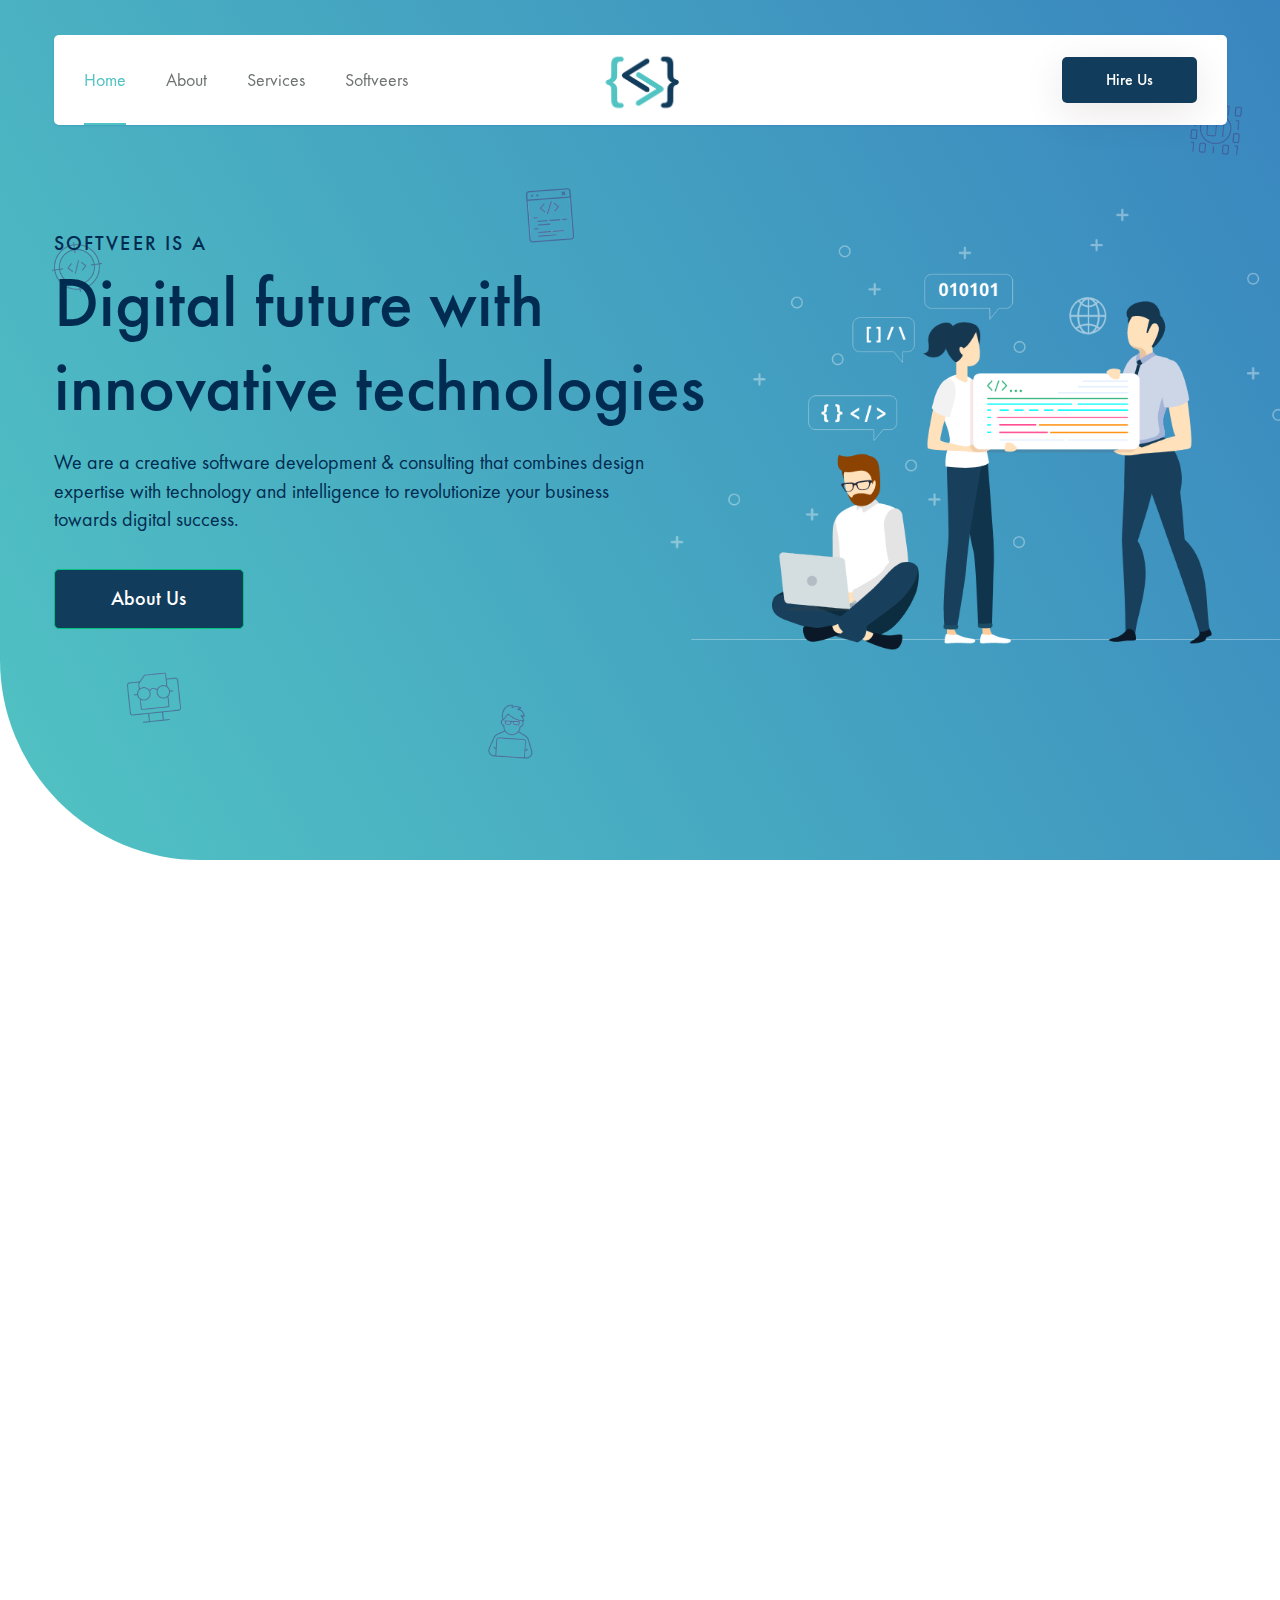
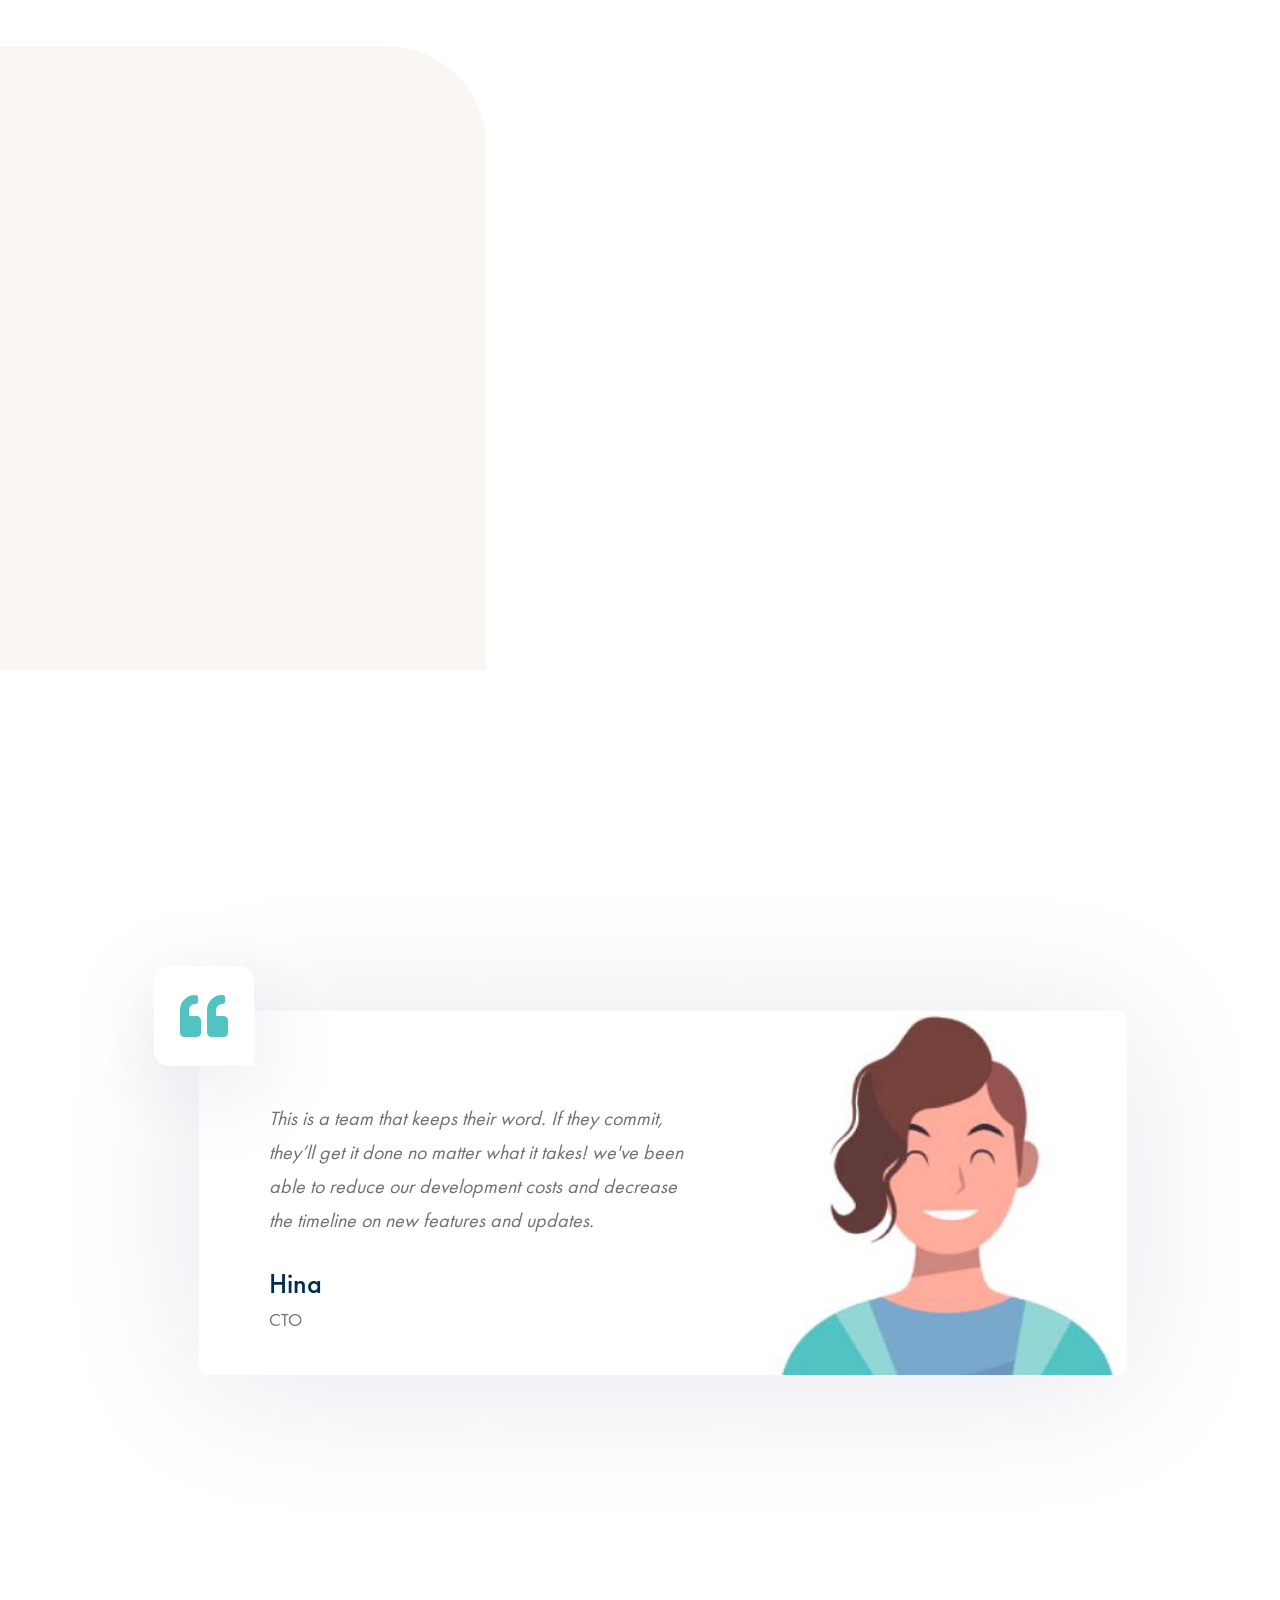
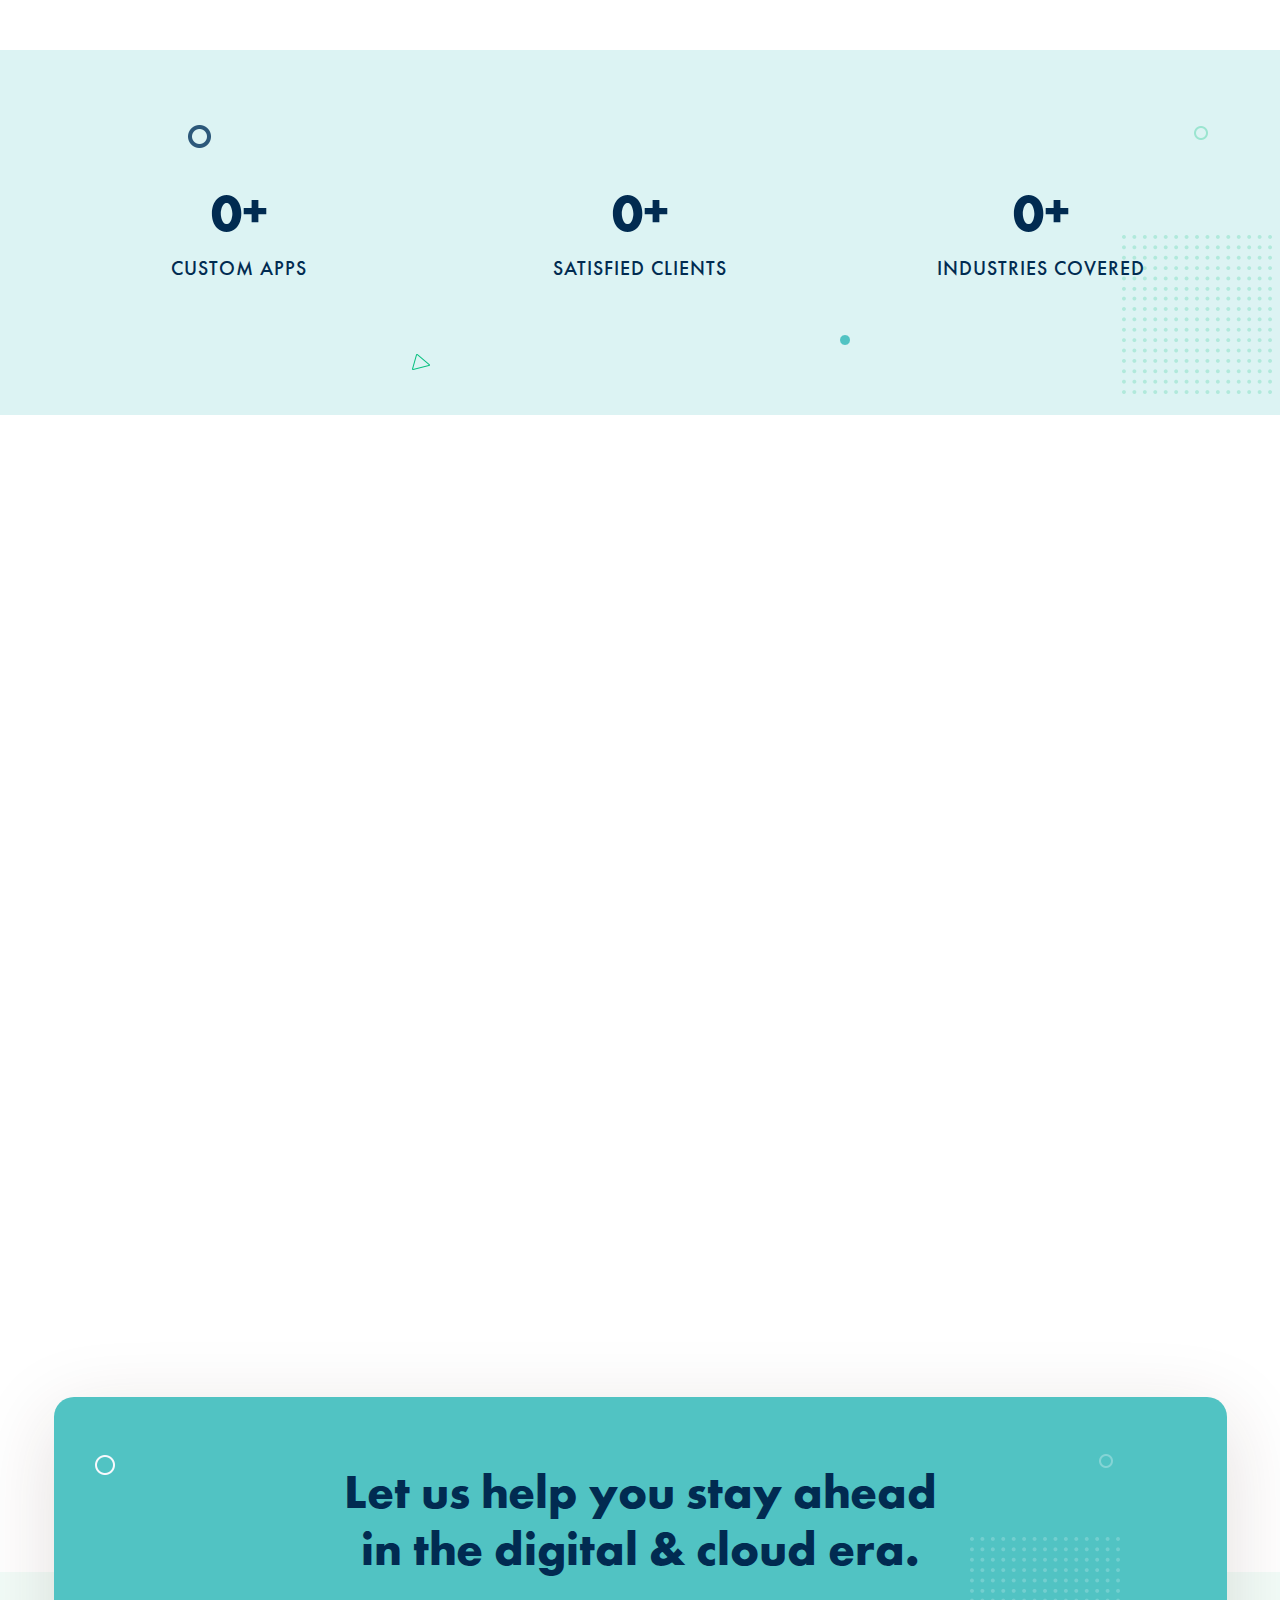
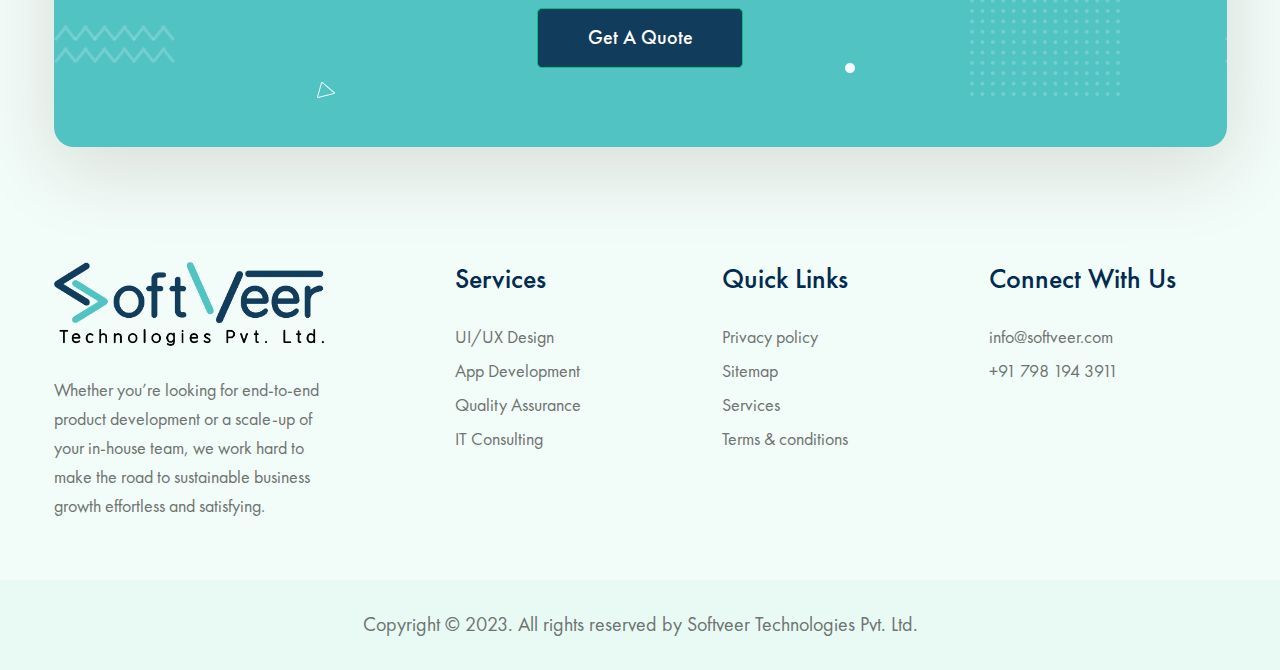
<file: index.html>
<!DOCTYPE html>
<html class="no-js" lang="en">

<head>
  <!-- Meta Tags -->
  <meta charset="utf-8">
  <meta http-equiv="x-ua-compatible" content="ie=edge">
  <meta name="viewport" content="width=device-width, initial-scale=1">
  <!-- Site Title -->
  <title>Best Web & Mobile Application Design & Development Solution | Softveer</title>
  <!-- Search Engine-->
	<meta content="Best Web & Mobile Application Design & Development Solution | Softveer Technologies" />
	<meta name="twitter:title" content="Best Web & Mobile Application Design & Development Solution | Softveer Technologies" />
	<meta name="og:title" property="og:title" content="Best Web & Mobile Application Design & Development Solution | Softveer Technologies" />

	<meta name="description" content="Softveer Technologies is best in providing IT Consulting and Custom Software Development Outsourcing. We provide IT Services/Solutions across Software Development, Web & Mobile Application Development Services." />
	<meta content="Softveer Technologies is best in providing IT Consulting and Custom Software Development Outsourcing. We provide IT Services/Solutions across Software Development, Web & Mobile Application Development Services." />
	<meta name="twitter:description" content="Softveer Technologies is best in providing IT Consulting and Custom Software Development Outsourcing. We provide IT Services/Solutions across Software Development, Web & Mobile Application Development Services." />
	<meta property="og:description" content="Softveer Technologies is best in providing IT Consulting and Custom Software Development Outsourcing. We provide IT Services/Solutions across Software Development, Web & Mobile Application Development Services." />

	<meta name="keywords"
		content="web development, web design, mobile app development in india, mobile app development, web application, api development, ui, ux, web app development, mobile development, it services in hyderabad, it services, software development, software application, softveer, software, software products, product development">

	<meta name="image" content="https://softveer.com/softveer_twitter_256x256.png?auto=format&h=256" />
	<meta content="https://softveer.com/softveer_twitter_256x256.png?auto=format&h=256" />
	<meta name="twitter:image" content="https://softveer.com/softveer_twitter_256x256.png?auto=format&h=256">
	<meta name="twitter:image:src" content="https://softveer.com/softveer_twitter_256x256.png?auto=format&h=256" />
	<meta property="og:image" content="https://softveer.com/softveer_twitter_256x256.png?auto=format&h=256" />
	<meta property="og:image:width" content="256">
	<meta property="og:image:height" content="256">
	<link rel="image_src" href="https://softveer.com/softveer_twitter_256x256.png?auto=format&h=256">

	<link rel="canonical" href="https://softveer.com" />
	<meta property="og:url" content="https://softveer.com" />


	<meta property="og:site_name" content="Softveer Technologies" />
	<meta property="og:type" content="website" />
	<meta name="twitter:card" content="summary" />

  <link rel="apple-touch-icon" sizes="180x180" href="./assets/img/apple-touch-icon.png">
  <link rel="icon" type="image/png" sizes="32x32" href="./assets/img/favicon-32x32.png">
  <link rel="icon" type="image/png" sizes="16x16" href="./assets/img/favicon-16x16.png">

  <link rel="stylesheet" href="./assets/css/plugins/fontawesome.min.css">
  <link rel="stylesheet" href="./assets/css/plugins/bootstrap.min.css">
  <link rel="stylesheet" href="./assets/css/plugins/lightgallery.min.css">
  <link rel="stylesheet" href="./assets/css/plugins/slick.css">
  <link rel="stylesheet" href="./assets/css/plugins/animate.css">
  <link rel="stylesheet" href="./assets/css/style.css">
  <!-- Theme Style -->
  <link rel="stylesheet" href="./assets/css/theme_8.css">

  <!-- Google tag (gtag.js) -->
  <script async src="https://www.googletagmanager.com/gtag/js?id=G-ZZ818WJPR4"></script>
  <script>
    window.dataLayer = window.dataLayer || [];
    function gtag(){dataLayer.push(arguments);}
    gtag('js', new Date());

    gtag('config', 'G-ZZ818WJPR4');
  </script>
</head>

<body>
  <!-- Start Preloader -->
  <div class="cs-preloader cs-accent_color cs-white_bg">
    <div class="cs-preloader_bg cs-center cs-accent_8_bg_2">
      <div class="cs-preloader_in cs-accent_15_border">
        <img src="./assets/img/softveer-pre-loader.svg" alt="Logo">
      </div>
    </div>
  </div>
  <!-- End Preloader -->
  <!-- Start Header Section -->
  <header class="cs-site_header cs-style1 cs-type4 cs-sticky-header cs-primary_font">
    <div class="cs-main_header">
      <div class="container">
        <div class="cs-main_header_in">
          <div class="cs-main_header_left">
            <div class="cs-nav">
              <ul class="cs-nav_list">
                <li class="current-menu-item"><a href="index.html">Home</a></li>
                <li><a href="about.html">About</a></li>
                <li><a href="services.html">Services</a></li>
                <li><a href="softveers.html">Softveers</a></li>
              </ul>
            </div>
          </div>
          <div class="cs-main_header_center">
            <a class="cs-site_branding" href="index.html"><img src="./assets/img/softveer-logo.svg" alt=""></a>
          </div>
          <div class="cs-main_header_right">
            <div class="cs-toolbox">
              <a href="contact.html" class="cs-toolbox_btn cs-accent_bg cs-white_hover cs-accent_bg_2_hover"><span class="cs-btn_text">Hire Us</span></a>
            </div>
          </div>
        </div>
      </div>
    </div>
  </header>
  <!-- End Header Section -->

  <!-- Start Hero -->
  <div class="cs-hero cs-style7 cs-accent_bg_2 cs-center cs-hobble">
    <div class="cs-hero_bg_frame"><div class="cs-hero_bg"></div></div>
    <div class="container">
      <div class="cs-hero_text wow fadeIn" data-wow-duration="1s" data-wow-delay="0.2s">
        <h3 class="cs-hero_minititle text-uppercase">Softveer is a</h3>
        <!-- <h1 class="cs-hero_title"><b>software</b> development<br>that exceeds <br>your expectations</h1></b></h1> -->
        <!-- <h1 class="cs-hero_title"><b>software</b> development<br>for digital future with<br>innovative technologies</h1></b></h1> -->
        <h1 class="cs-hero_title">Digital future with<br>innovative technologies</h1></b></h1>
        <div class="cs-hero_subtitle cs-primary_color">We are a creative software development & consulting that combines design <br>expertise with technology and intelligence to revolutionize your business <br>towards digital success.</div>
        <div class="cs-hero_btns">
          <a href="about.html" class="cs-btn cs-style1 cs-btn_lg cs-primary_font cs-medium cs-accent_bg cs-accent_border cs-white cs-white_hover cs-primary_bg_hover cs-primary_border_hover">About Us</a>
        </div>
      </div>
    </div>
    <div class="cs-hero_img cs-parallax wow fadeInLeft" data-wow-duration="1s" data-wow-delay="0.2s">
      <div class="cs-to_right"><img src="./assets/img/test-3.svg" alt="Softveer_Banner_Image"></div>
    </div>
    <div class="cs-animated_shape_wrap">
      <div class="cs-animated_shape"><img src="./assets/img/svg-icons/icon1.svg" alt="Shape"></div>
      <div class="cs-animated_shape"><img src="./assets/img/svg-icons/icon4.svg" alt="Shape"></div>
      <div class="cs-animated_shape"><img src="./assets/img/svg-icons/icon3.svg" alt="Shape"></div>
      <div class="cs-animated_shape"><img src="./assets/img/svg-icons/icon5.svg" alt="Shape"></div>
      <div class="cs-animated_shape"><img src="./assets/img/svg-icons/icon2.svg" alt="Shape"></div>
    </div>
  </div>
  <!-- End Hero -->

  <!-- Start  -->
  <div class="cs-height_135 cs-height_lg_75"></div>
  <div class="container wow fadeInUp" data-wow-duration="1s" data-wow-delay="0.2s">
    <div class="cs-section_heading cs-style4 cs-size3">
      <div class="cs-section_heading_left">
        <div class="cs-section_subtitle">What we do</div>
        <h2 class="cs-section_title">Explore Our <b class="cs-accent_color">IT Offerings</b>.</h2>
      </div>
      <!-- <div class="cs-section_heading_right">
        <a href="offerings.html" class="cs-btn cs-style3 cs-btn_lg cs-accent_color cs-accent_color_2_hover cs-primary_font ">
          <span class="cs-btn_text">View all Offerings</span>
          <span class="cs-btn_icon cs-center"><i class="fas fa-arrow-right"></i></span>
        </a>
      </div> -->
    </div>
    <div class="cs-height_80 cs-height_lg_60"></div>
  </div>
  <div class="container wow fadeIn" data-wow-duration="1s" data-wow-delay="0.3s">
    <div class="row">
      <div class="col-lg-4 col-md-6">
        <div class="cs-icon_box cs-style5 cs-accent_10_bg_2">
          <div class="cs-icon_box_right">
            <h2 class="cs-icon_box_title">Custom Software Development</h2>
            <div class="cs-icon_box_subtitle">We'll cover from developing to testing, deployment and management.</div>
          </div>
        </div>
        <div class="cs-height_30 cs-height_lg_30"></div>
      </div><!-- .col -->
      <div class="col-lg-4 col-md-6">
        <div class="cs-icon_box cs-style5 cs-accent_10_bg_2">
          <div class="cs-icon_box_right">
            <h2 class="cs-icon_box_title">Mobile Apps</h2>
            <div class="cs-icon_box_subtitle">Intriguing And Robust Mobile Apps For Business Demands</div>
          </div>
        </div>
        <div class="cs-height_30 cs-height_lg_30"></div>
      </div><!-- .col -->
      <div class="col-lg-4 col-md-6">
        <div class="cs-icon_box cs-style5 cs-accent_10_bg_2">
          <div class="cs-icon_box_right">
            <h2 class="cs-icon_box_title">Web Apps</h2>
            <div class="cs-icon_box_subtitle">develop, build and deploy with the aid of web app development services.</div>
          </div>
        </div>
        <div class="cs-height_30 cs-height_lg_30"></div>
      </div><!-- .col -->
      <div class="col-lg-4 col-md-6">
        <div class="cs-icon_box cs-style5 cs-accent_10_bg_2">
          <div class="cs-icon_box_right">
            <h2 class="cs-icon_box_title">Quality Assurance</h2>
            <div class="cs-icon_box_subtitle">Software Testing services, with a committed, competent and proficient testing team</div>
          </div>
        </div>
        <div class="cs-height_30 cs-height_lg_30"></div>
      </div><!-- .col -->
      <div class="col-lg-4 col-md-6">
        <div class="cs-icon_box cs-style5 cs-accent_10_bg_2">
          <div class="cs-icon_box_right">
            <h2 class="cs-icon_box_title">DevOps</h2>
            <div class="cs-icon_box_subtitle">Want to deliver the application faster while increasing the uptime of the server?</div>
          </div>
        </div>
        <div class="cs-height_30 cs-height_lg_30"></div>
      </div><!-- .col -->
      <div class="col-lg-4 col-md-6">
        <div class="cs-icon_box cs-style5 cs-accent_10_bg_2">
          <div class="cs-icon_box_right">
            <h2 class="cs-icon_box_title">IT Consulting</h2>
            <div class="cs-icon_box_subtitle">Our experts can help to develop and implement an effective IT strategy</div>
          </div>
        </div>
        <div class="cs-height_30 cs-height_lg_30"></div>
      </div><!-- .col -->
    </div>
  </div>
  <div class="cs-height_110 cs-height_lg_50"></div>
  <!-- End Service -->

  <!-- Start About -->
  <div class="cs-shape_bg cs-style6">
    <div class="container">
      <div class="row">
        <div class="col-lg-6 wow fadeInLeft" data-wow-duration="1s" data-wow-delay="0.2s">
          <div class="cs-left_full_width text-end">
            <div class="cs-height_50 cs-height_lg_80"></div>
            <div class="cs-image_box cs-style3 cs-type1 cs-parallax cs-align_right">
              <div class="cs-image_box_img"><img src="./assets/img/about-us.png" alt=""></div>
              <div class="cs-image_box_text cs-to_up cs-accent_color">
                <div class="cs-image_box_text_in">
                  <div class="cs-image_box_title cs-bold">70<span>+</span></div>
                  <h2 class="cs-image_box_subtitle cs-medium">Custom Apps</h2>
                </div>
              </div>
              <div class="cs-image_box_pattern cs-to_left cs-accent_color"></div>
            </div>
            <div class="cs-height_0 cs-height_lg_50"></div>
          </div>
        </div><!-- .col -->
        <div class="col-lg-5 offset-lg-1 wow fadeIn" data-wow-duration="1s" data-wow-delay="0.3s">
          <div class="cs-vertical_middle">
            <div class="cs-vertical_middle_in">
              <div class="cs-text_box cs-style1 cs-size2">
                <div class="cs-text_box_subtitle">About us</div>
                <h2 class="cs-text_box_title">We design, develop, <br/><b class="cs-accent_color">digitize</b> and grow your business.</h2>
                <div class="cs-height_25 cs-height_lg_25"></div>
                <!-- <div class="cs-text_box_text">We provide web/mobile design and development services. Our aim is to help you grow and transform your business by leveraging all that technology has to offer.</div> -->
                <div class="cs-text_box_text">We provide Web & Mobile Application Design & Development Solution, that will help you to achieve new heights in your business. We build what you love and help you to grow your business with high quality application design and development services. We deliver scalable and high-performing software to fuel your business growth & We help businesses create successful, engaging products that people love.</div>
                <div class="cs-height_35 cs-height_lg_35"></div>
                <div class="cs-text_box_btns">
                  <a href="about.html" class="cs-btn cs-style1 cs-btn_lg cs-medium cs-primary_font cs-accent_bg_3 cs-accent_border_2 cs-primary_color cs-accent_bg_hover cs-white_hover cs-accent_border_hover">Know More</a>
                </div>
              </div>
              <div class="cs-height_0 cs-height_lg_80"></div>
            </div>
          </div>
        </div><!-- .col -->
      </div>
    </div>
  </div>
  <!-- End About -->

  <!-- Start Testimonial -->
  <div>
    <div class="cs-height_135 cs-height_lg_80"></div>
    <div class="container wow fadeInUp" data-wow-duration="1s" data-wow-delay="0.2s">
      <div class="cs-section_heading cs-style2 text-center cs-size3">
        <div class="cs-section_subtitle">Clients feedback</div>
        <h2 class="cs-section_title">Hear it from <b class="cs-accent_color">our clients</b></h2>
      </div>
      <div class="cs-height_70 cs-height_lg_50"></div>
    </div>
    <div class="container wow fadeIn" data-wow-duration="1s" data-wow-delay="0.3s">
      <div class="row">
        <div class="col-lg-10 offset-lg-1">
          <div class="cs-slider cs-style1 cs-remove_overflow">
            <div class="cs-slider_container" data-autoplay="0" data-loop="1" data-speed="600" data-center="0" data-fade-slide="1" data-slides-per-view="1">
              <div class="cs-slider_wrapper">
                <div class="cs-slide">
                  <div class="cs-testimonial cs-style3">
                    <div class="cs-testimonial_left">
                      <div class="cs-testimonial_icon cs-center cs-white_bg cs-accent_color_2"><i class="fas fa-quote-left"></i></div>
                      <div class="cs-testimonial_text">This is a team that keeps their word. If they commit, they’ll get it done no matter what it takes! we've been able to reduce our development costs and decrease the timeline on new features and updates.</div>
                      <div class="cs-testimonial_info">
                        <div class="cs-testimonial_meta">
                          <h3 class="cs-testimonial_avatar_name">Hina</h3>
                          <div class="cs-testimonial_avatar_designation">CTO</div>
                        </div>
                      </div>
                    </div>
                    <div class="cs-testimonial_avatar" data-src="./assets/img/hina.jpg"></div>
                  </div>
                </div><!-- .cs-slide -->
                <div class="cs-slide">
                  <div class="cs-testimonial cs-style3">
                    <div class="cs-testimonial_left">
                      <div class="cs-testimonial_icon cs-center cs-white_bg cs-accent_color_2"><i class="fas fa-quote-left"></i></div>
                      <div class="cs-testimonial_text">Great Team! They created an amazing product for us at a very competitive rate. We had an outstanding experience and would recommend this company to anyone looking for advanced software.</div>
                      <div class="cs-testimonial_info">
                        <div class="cs-testimonial_meta">
                          <h3 class="cs-testimonial_avatar_name">Harsha</h3>
                          <div class="cs-testimonial_avatar_designation">Founder & CEO</div>
                        </div>
                      </div>
                    </div>
                    <div class="cs-testimonial_avatar" data-src="./assets/img/harsha.jpg"></div>
                  </div>
                </div><!-- .cs-slide -->
                <div class="cs-slide">
                  <div class="cs-testimonial cs-style3">
                    <div class="cs-testimonial_left">
                      <div class="cs-testimonial_icon cs-center cs-white_bg cs-accent_color_2"><i class="fas fa-quote-left"></i></div>
                      <div class="cs-testimonial_text">We appreciate their proactive approach and ability to suggest improvements to a prospective solution on both architectural and business levels.</div>
                      <div class="cs-testimonial_info">
                        <div class="cs-testimonial_meta">
                          <h3 class="cs-testimonial_avatar_name">Raj</h3>
                          <div class="cs-testimonial_avatar_designation">Business Developer</div>
                        </div>
                      </div>
                    </div>
                    <div class="cs-testimonial_avatar" data-src="./assets/img/raj.jpg"></div>
                  </div>
                </div><!-- .cs-slide -->
              </div>
            </div><!-- .cs-slider_container -->
            <div class="cs-pagination cs-style1 cs-hidden"></div>
            <div class="cs-slider_arrows cs-style2 cs-type1 cs-white_bg cs-color1">
              <div class="cs-slider_arrows_in">
                <div class="cs-left_arrow cs-center cs-accent_color cs-accent_15_bg cs-accent_bg_hover cs-white_hover">
                  <i class="fas fa-long-arrow-alt-left"></i>
                </div>
                <div class="cs-right_arrow cs-center cs-accent_color cs-accent_15_bg cs-accent_bg_hover cs-white_hover">
                  <i class="fas fa-long-arrow-alt-right"></i>
                </div>
              </div>
            </div>
          </div><!-- .cs-slider -->
        </div>
      </div>
    </div>
    <div class="cs-height_175 cs-height_lg_115"></div>
  </div>
  <!-- End Testimonial -->

  <!-- Start Counter -->
  <div class="cs-height_100 cs-height_lg_100"></div>
  <div class="cs-accent_20_bg_2 cs-parallax">
    <div class="cs-bg_parallax" data-src="./assets/img/projects-pattern.png">
      <div class="cs-counter2-wrap">
        <div class="container">
          <div class="row">
            <div class="col-lg-4">
              <div class="cs-counter cs-style2 text-center">
                <div class="cs-counter_icon cs-center wow fadeInUp" data-wow-duration="1s" data-wow-delay="0.3s">
                  <img src="./assets/img/svg-icons/industries-covered.svg" alt="Custom_Apps">                    
                </div>
                <h3 class="cs-counter_number cs-bold">
                  <span data-count-to="70" class="odometer"></span>
                  <span class="cs-counter_symble">+</span>
                </h3>
                <h4 class="cs-counter_title">Custom Apps</h4>
              </div>
              <div class="cs-height_30 cs-height_lg_30"></div>
            </div>
            <div class="col-lg-4">
              <div class="cs-counter cs-style2 text-center">
                <div class="cs-counter_icon cs-center wow fadeInUp" data-wow-duration="1s" data-wow-delay="0.3s">
                  <img src="./assets/img/svg-icons/happy-clients.svg" alt="Happy_Clients">                    
                </div>
                <h3 class="cs-counter_number cs-bold">
                  <span data-count-to="50" class="odometer"></span>
                  <span class="cs-counter_symble">+</span>
                </h3>
                <h4 class="cs-counter_title">Satisfied Clients</h4>
              </div>
              <div class="cs-height_30 cs-height_lg_30"></div>
            </div>
            <div class="col-lg-4">
              <div class="cs-counter cs-style2 text-center">
                <div class="cs-counter_icon cs-center wow fadeInUp" data-wow-duration="1s" data-wow-delay="0.3s">
                  <img src="./assets/img/svg-icons/custom-apps.svg" alt="Industries_Covered">                    
                </div>
                <h3 class="cs-counter_number cs-bold">
                  <span data-count-to="17" class="odometer"></span>
                  <span class="cs-counter_symble">+</span>
                </h3>
                <h4 class="cs-counter_title">Industries Covered</h4>
              </div>
              <div class="cs-height_30 cs-height_lg_30"></div>
            </div>
          </div>
        </div>
      </div>
      <div class="cs-height_105 cs-height_lg_50"></div>
    </div>
  </div>
  <!-- End Counter -->

  <!-- Start Team Member -->
  <div class="cs-height_135 cs-height_lg_75"></div>
  <div class="container wow fadeInUp" data-wow-duration="1s" data-wow-delay="0.2s">
    <div class="cs-section_heading cs-style4 cs-size3">
      <div class="cs-section_heading_left">
        <div class="cs-section_subtitle">Our Team</div>
        <h2 class="cs-section_title">We got the best <b class="cs-accent_color">Softveers,</b></h2>
        <div class="cs-section_text">As a team who are designers, developers, testers, scientists, researchers, technologists, observers & humans<br>with experience working together.</div>
      </div>
      <div class="cs-section_heading_right">
        <a href="softveers.html" class="cs-btn cs-style3 cs-btn_lg cs-accent_color cs-accent_color_2_hover cs-primary_font">
          <span class="cs-btn_text">Meet the whole team</span>
          <span class="cs-btn_icon cs-center"><i class="fas fa-arrow-right"></i></span>
        </a>
      </div>
    </div>
    <div class="cs-height_80 cs-height_lg_60"></div>
  </div>
  <div class="container wow fadeIn" data-wow-duration="1s" data-wow-delay="0.3s">
    <div class="row cs-gap_70">
      <div class="col-lg-4">
        <div class="cs-team_member cs-style2 text-center">
          <div class="cs-member_image_box">
            <div class="cs-member_image_box_in">
              <div class="cs-member_image" data-src="./assets/img/team/ramu.jpg"></div>
            </div>
            <!-- <div class="cs-member_social cs-accent_bg">
              <a href="#">Facebook</a>
              <a href="#">Twitter</a>
              <a href="#">Instagram</a>
            </div> -->
          </div>
          <div class="cs-member_info">
            <h2 class="cs-member_name">Ramu Kambam</h2>
            <div class="cs-member_designation">Founder & CEO</div>
          </div>
        </div>
        <div class="cs-height_30 cs-height_lg_30"></div>
      </div><!-- .col -->
      <div class="col-lg-4">
        <div class="cs-team_member cs-style2 text-center">
          <div class="cs-member_image_box">
            <div class="cs-member_image_box_in">
              <div class="cs-member_image" data-src="./assets/img/team/krish.jpg"></div>
            </div>
            <!-- <div class="cs-member_social cs-accent_bg">
              <a href="#">Facebook</a>
              <a href="#">Twitter</a>
              <a href="#">Instagram</a>
            </div> -->
          </div>
          <div class="cs-member_info">
            <h2 class="cs-member_name">Krish</h2>
            <div class="cs-member_designation">Business Developer</div>
          </div>
        </div>
        <div class="cs-height_30 cs-height_lg_30"></div>
      </div><!-- .col -->
      <div class="col-lg-4">
        <div class="cs-team_member cs-style2 text-center">
          <div class="cs-member_image_box">
            <div class="cs-member_image_box_in">
              <div class="cs-member_image" data-src="./assets/img/team/softveer.jpg"></div>
            </div>
            <!-- <div class="cs-member_social cs-accent_bg">
              <a href="#">Facebook</a>
              <a href="#">Twitter</a>
              <a href="#">Instagram</a>
            </div> -->
          </div>
          <div class="cs-member_info">
            <h2 class="cs-member_name">Code Ninja</h2>
            <div class="cs-member_designation">FullStack Developer</div>
          </div>
        </div>
        <div class="cs-height_30 cs-height_lg_30"></div>
      </div><!-- .col -->
      
    </div>
  </div>
  <div class="cs-height_140 cs-height_lg_80"></div>
  <div class="cs-height_175 cs-height_lg_175"></div>
  <!-- End Team Member -->

  <!-- Footer Section -->
  <footer class="cs-footer cs-style1 rounded-0 cs-accent_5_bg">
    <div class="container">
      <div class="row">
        <div class="col-lg-12">
          <div class="cs-parallax">
            <div class="cs-cta cs-style1 cs-type2 cs-accent_bg_3 text-center cs-bg_parallax" data-src="./assets/img/get-a-quote-pattern.png">
              <!-- <h2 class="cs-cta_title cs-bold">Do you have a product idea <br>you wish to bring to life?</h2> -->
              <h2 class="cs-cta_title cs-bold">Let us help you stay ahead <br>in the digital & cloud era.</h2>
              <div class="cs-cta_btn">
                <a href="contact.html" class="cs-btn cs-style1 cs-btn_lg cs-medium cs-primary_font cs-accent_bg cs-accent_border cs-white cs-white_bg_hover cs-white_border_hover">Get A Quote</a>
              </div>
            </div>
          </div>
        </div>
      </div>
      <div class="cs-height_115 cs-height_lg_75"></div>
      <div class="row">
        <div class="col-lg-3">
          <div class="cs-footer_item">
            <div class="cs-footer_item cs-text_widgert">
              <div class="cs-text_widgert_content">
                <img src="./assets/img/footer-logo.svg" alt="Softveer Footer Logo">
              </div>
            </div>
            <div class="cs-footer_newsletter cs-style1">
              <div class="cs-footer_newsletter_text">Whether you’re looking for end-to-end product development or a scale-up of your in-house team, we work hard to make the road to sustainable business growth effortless and satisfying.</div>
              <div class="cs-height_30 cs-height_lg_30"></div>
            </div>
          </div>
        </div><!-- .col -->
        <div class="col-lg-8 offset-lg-1">
          <div class="row">
            <div class="col-md-4">
              <div class="cs-footer_item widget_nav_menu">
                <h2 class="cs-widget_title">Services</h2>
                <ul class="menu">
                  <li><a href="services.html">UI/UX Design</a></li>
                  <li><a href="services.html">App Development</a></li>
                  <li><a href="services.html">Quality Assurance</a></li>
                  <li><a href="services.html">IT Consulting</a></li>
                </ul>
              </div>
            </div><!-- .col -->
            <div class="col-md-4">
              <div class="cs-footer_item widget_nav_menu">
                <h2 class="cs-widget_title">Quick Links</h2>
                <ul class="menu">
                  <li><a href="#">Privacy policy</a></li>
                  <li><a href="#">Sitemap</a></li>
                  <li><a href="services.html">Services</a></li>
                  <li><a href="#">Terms & conditions</a></li>
                </ul>
              </div>
            </div><!-- .col -->
            <div class="col-md-4">
              <div class="cs-footer_item cs-address_widgert">
                <h2 class="cs-widget_title">Connect With Us</h2>
                <ul>
                  <li>info@softveer.com</li>
                  <li>+91 798 194 3911</li>
                </ul>
              </div>
              <!-- <div class="cs-footer_item cs-social_widgert">
                <div class="cs-social_btns cs-style1">
                  <a href="#" class="cs-accent_bg_hover cs-white_hover cs-white_bg cs-ternary_color"><i class="fab fa-facebook-f"></i></a>
                  <a href="#" class="cs-accent_bg_hover cs-white_hover cs-white_bg cs-ternary_color"><i class="fab fa-twitter"></i></a>
                </div>
              </div> -->
            </div><!-- .col -->
          </div>
        </div>
      </div>
      <!-- <div class="cs-height_50 cs-height_lg_10"></div> -->
    </div>
    <div class="cs-copyright text-center cs-accent_4_bg">
      <div class="container">Copyright © 2023. All rights reserved by Softveer Technologies Pvt. Ltd.</div>
    </div>
  </footer>
  <!-- Footer Section -->

  <!-- Script -->
  <script src="./assets/js/plugins/jquery-3.6.0.min.js"></script>
  <script src="./assets/js/plugins/isotope.pkg.min.js"></script>
  <script src="./assets/js/plugins/jquery.slick.min.js"></script>
  <script src="./assets/js/plugins/lightgallery.min.js"></script>
  <script src="./assets/js/plugins/jquery.counter.min.js"></script>
  <script src="./assets/js/plugins/wow.min.js"></script>
  <script src="./assets/js/main.js"></script>
</body>
</html>
</file>
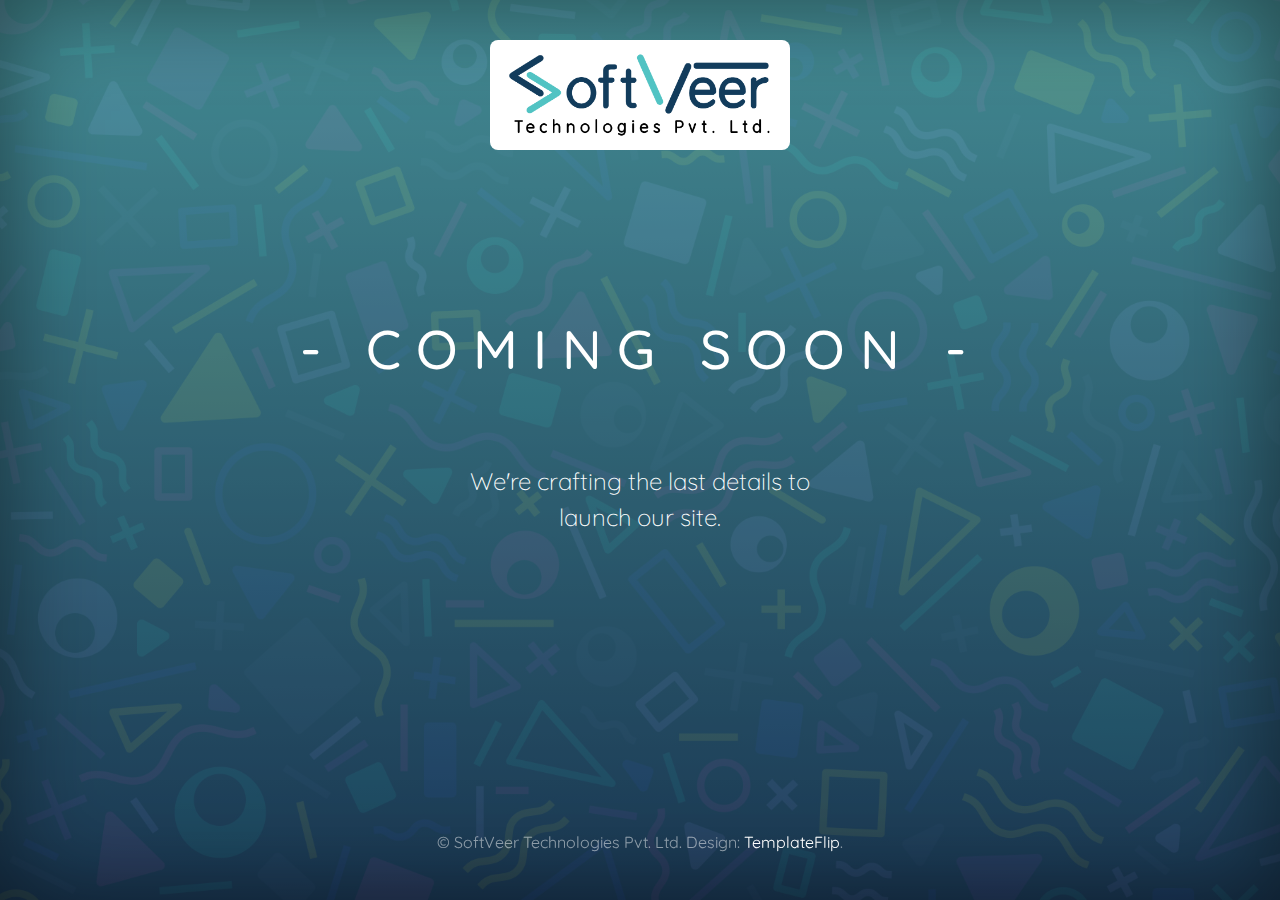
<file: htmlWeb/bckup/index.html>
<!DOCTYPE html>
<html lang="en-US">
  <head>
    <meta charset="UTF-8">
    <meta http-equiv="X-UA-Compatible" content="IE=edge">
    <meta name="viewport" content="width=device-width, initial-scale=1">
    <title>SoftVeer Technologies - Digital Technology Services Company</title>
    <meta name="description"content="Software development, Services & Solutions">
    <meta name="keywords"content="Development, App Development, IoT, Application Development, Softveer, DevOps, Software, Education, Finance, Automation, Mobile, services , solutions, Testing">
    <meta name="author" content="softveer">
    <link rel="preconnect" href="https://fonts.gstatic.com" crossorigin="crossorigin"/>
    <link rel="preload" as="style" href="https://fonts.googleapis.com/css2?family=Quicksand:wght@300;400;500;700&amp;display=swap"/>
    <link rel="stylesheet" href="https://fonts.googleapis.com/css2?family=Quicksand:wght@300;400;500;700&amp;display=swap" media="print" onload="this.media='all'"/>
    <noscript>
      <link rel="stylesheet" href="https://fonts.googleapis.com/css2?family=Quicksand:wght@300;400;500;700&amp;display=swap"/>
    </noscript>
    <link rel="apple-touch-icon" sizes="180x180" href="./favicon/apple-touch-icon.png">
    <link rel="icon" type="image/png" sizes="32x32" href="./favicon/favicon-32x32.png">
    <link rel="icon" type="image/png" sizes="16x16" href="./favicon/favicon-16x16.png">
    <link href="css/bootstrap.min.css?ver=1.2.0" rel="stylesheet">
    <link href="css/font-awesome/css/all.min.css?ver=1.2.0" rel="stylesheet">
    <link href="css/main.css?ver=1.2.0" rel="stylesheet">
  </head>
  <body id="top"><div class="site-wrapper">
  <div class="site-wrapper-inner">
    <div class="cover-container">
      <div class="masthead clearfix">
        <div class="inner">
          <h3 class="masthead-brand"><img src="./img/SoftVeerLogo.png" width="300" class="bgLogo"/></h3>
        </div>
      </div>      
      <div class="inner cover">
        <h1 class="cover-heading">- Coming Soon -</h1>
        <p class="lead cover-copy">We're crafting the last details to<br/> launch our site.</p>
      </div>
      <div class="mastfoot">
        <div class="inner">
          <p>&copy; SoftVeer Technologies Pvt. Ltd. Design: <a href="https://templateflip.com/" target="_blank">TemplateFlip</a>.</p>
        </div>
      </div>
  </div>
</div>
    <script src="scripts/jquery.slim.min.js?ver=1.2.0"></script>
    <script src="scripts/bootstrap.bundle.min.js?ver=1.2.0"></script>
    <script src="scripts/main.js?ver=1.2.0"></script>
  </body>
</html>
</file>
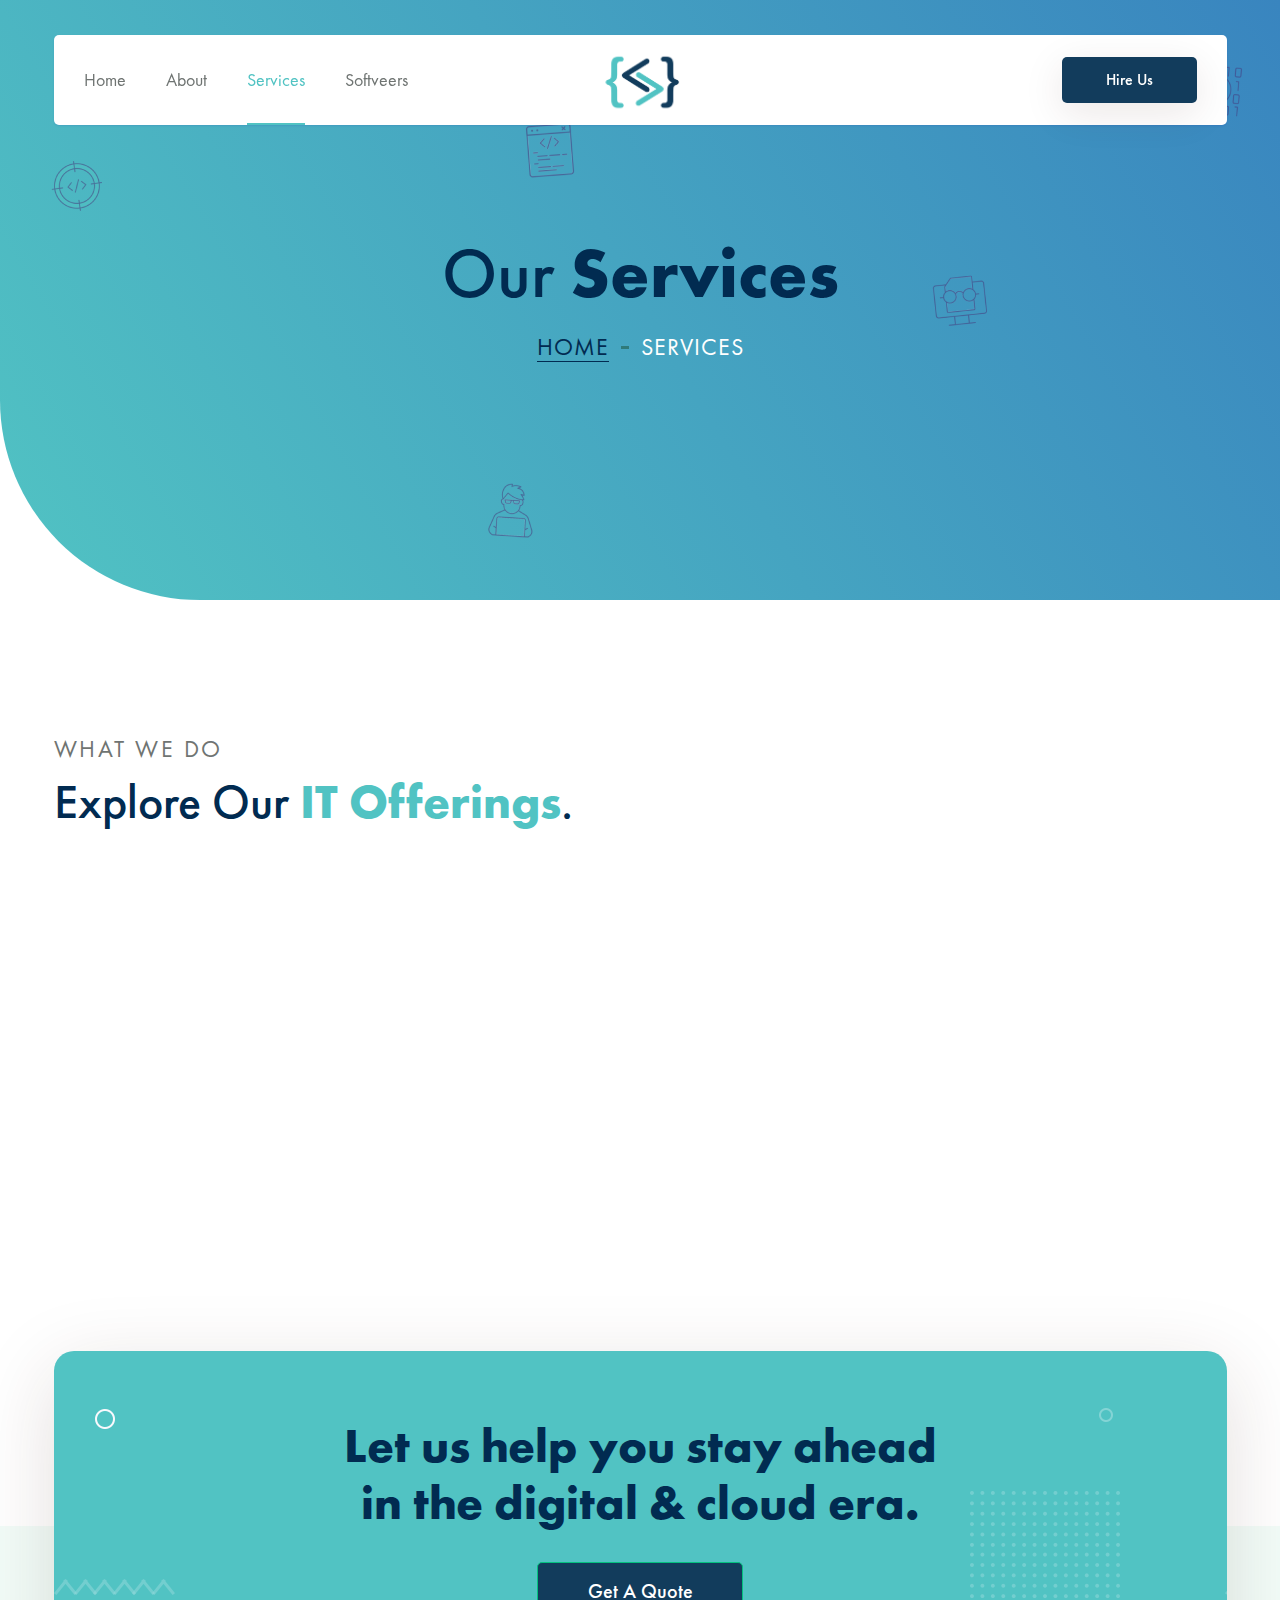
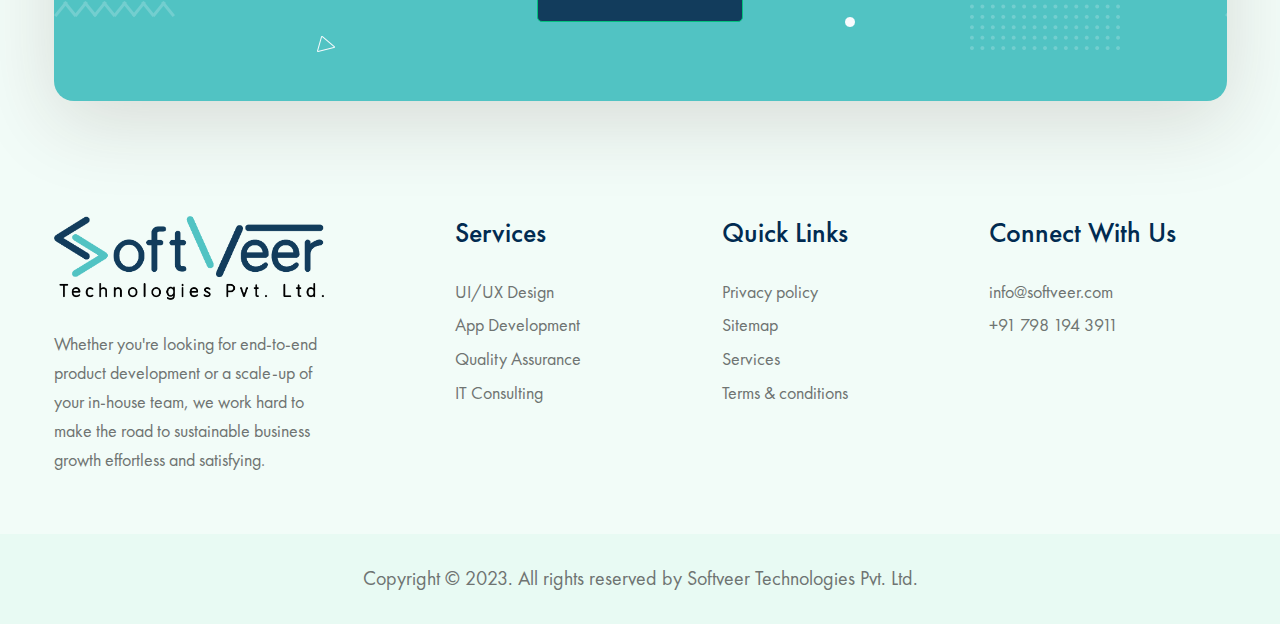
<file: services.html>
<!DOCTYPE html>
<html class="no-js" lang="en">

<head>
  <!-- Meta Tags -->
  <meta charset="utf-8">
  <meta http-equiv="x-ua-compatible" content="ie=edge">
  <meta name="viewport" content="width=device-width, initial-scale=1">
  <!-- Site Title -->
  <title>Services | Best Web & Mobile Application Design & Development Solution</title>
  <!-- Search Engine-->
	<meta content="Best Web & Mobile Application Design & Development Solution | Softveer Technologies" />
	<meta name="twitter:title" content="Best Web & Mobile Application Design & Development Solution | Softveer Technologies" />
	<meta name="og:title" property="og:title" content="Best Web & Mobile Application Design & Development Solution | Softveer Technologies" />

	<meta name="description" content="Softveer Technologies is best in providing IT Consulting and Custom Software Development Outsourcing. We provide IT Services/Solutions across Software Development, Web & Mobile Application Development Services." />
	<meta content="Softveer Technologies is best in providing IT Consulting and Custom Software Development Outsourcing. We provide IT Services/Solutions across Software Development, Web & Mobile Application Development Services." />
	<meta name="twitter:description" content="Softveer Technologies is best in providing IT Consulting and Custom Software Development Outsourcing. We provide IT Services/Solutions across Software Development, Web & Mobile Application Development Services." />
	<meta property="og:description" content="Softveer Technologies is best in providing IT Consulting and Custom Software Development Outsourcing. We provide IT Services/Solutions across Software Development, Web & Mobile Application Development Services." />

	<meta name="keywords"
		content="web development, web design, mobile app development in india, mobile app development, web application, api development, ui, ux, web app development, mobile development, it services in hyderabad, it services, software development, software application, softveer, software, software products, product development">

	<meta name="image" content="https://softveer.com/softveer_twitter_256x256.png?auto=format&h=256" />
	<meta content="https://softveer.com/softveer_twitter_256x256.png?auto=format&h=256" />
	<meta name="twitter:image" content="https://softveer.com/softveer_twitter_256x256.png?auto=format&h=256">
	<meta name="twitter:image:src" content="https://softveer.com/softveer_twitter_256x256.png?auto=format&h=256" />
	<meta property="og:image" content="https://softveer.com/softveer_twitter_256x256.png?auto=format&h=256" />
	<meta property="og:image:width" content="256">
	<meta property="og:image:height" content="256">
	<link rel="image_src" href="https://softveer.com/softveer_twitter_256x256.png?auto=format&h=256">

	<link rel="canonical" href="https://softveer.com" />
	<meta property="og:url" content="https://softveer.com" />


	<meta property="og:site_name" content="Softveer Technologies" />
	<meta property="og:type" content="website" />
	<meta name="twitter:card" content="summary" />

  <link rel="apple-touch-icon" sizes="180x180" href="./assets/img/apple-touch-icon.png">
  <link rel="icon" type="image/png" sizes="32x32" href="./assets/img/favicon-32x32.png">
  <link rel="icon" type="image/png" sizes="16x16" href="./assets/img/favicon-16x16.png">

  <link rel="stylesheet" href="./assets/css/plugins/fontawesome.min.css">
  <link rel="stylesheet" href="./assets/css/plugins/bootstrap.min.css">
  <link rel="stylesheet" href="./assets/css/plugins/lightgallery.min.css">
  <link rel="stylesheet" href="./assets/css/plugins/slick.css">
  <link rel="stylesheet" href="./assets/css/plugins/animate.css">
  <link rel="stylesheet" href="./assets/css/style.css">
  <!-- Theme Style -->
  <link rel="stylesheet" href="./assets/css/theme_8.css">

  <!-- Google tag (gtag.js) -->
  <script async src="https://www.googletagmanager.com/gtag/js?id=G-ZZ818WJPR4"></script>
  <script>
    window.dataLayer = window.dataLayer || [];
    function gtag(){dataLayer.push(arguments);}
    gtag('js', new Date());

    gtag('config', 'G-ZZ818WJPR4');
  </script>
</head>

<body>
  <!-- Start Preloader -->
  <div class="cs-preloader cs-accent_color cs-white_bg">
    <div class="cs-preloader_bg cs-center cs-accent_8_bg_2">
      <div class="cs-preloader_in cs-accent_15_border">
        <img src="./assets/img/softveer-pre-loader.svg" alt="Logo">
      </div>
    </div>
  </div>
  <!-- End Preloader -->
  <!-- Start Header Section -->
  <header class="cs-site_header cs-style1 cs-type4 cs-sticky-header cs-primary_font">
    <div class="cs-main_header">
      <div class="container">
        <div class="cs-main_header_in">
          <div class="cs-main_header_left">
            <div class="cs-nav">
              <ul class="cs-nav_list">
                <li><a href="index.html">Home</a></li>
                <li><a href="about.html">About</a></li>
                <li class="current-menu-item"><a href="services.html">Services</a></li>
                <li><a href="softveers.html">Softveers</a></li>
              </ul>
            </div>
          </div>
          <div class="cs-main_header_center">
            <a class="cs-site_branding" href="index.html"><img src="./assets/img/softveer-logo.svg" alt=""></a>
          </div>
          <div class="cs-main_header_right">
            <div class="cs-toolbox">
              <a href="contact.html" class="cs-toolbox_btn cs-accent_bg cs-white_hover cs-accent_bg_2_hover"><span class="cs-btn_text">Hire Us</span></a>
            </div>
          </div>
        </div>
      </div>
    </div>
  </header>
  <!-- End Header Section -->

  <!-- Start Hero -->
  <div class="cs-hero cs-style7 cs-type1 cs-accent_bg_2 cs-center cs-hobble text-center">
    <div class="cs-hero_bg_frame"><div class="cs-hero_bg"></div></div>
    <div class="container wow fadeInUp" data-wow-duration="1s" data-wow-delay="0.2s">
      <div class="cs-hero_text">
        <h1 class="cs-hero_title">Our <b>Services</b></h1>
        <ol class="cs-breadcrumb cs-style2 cs-type1">
          <li class="cs-breadcrumb_item"><a href="index.html" class="cs-primary_color">Home</a></li>
          <li class="cs-breadcrumb_item" style="color:white;">Services</li>
        </ol>
      </div>
    </div>
    <div class="cs-animated_shape_wrap">
      <div class="cs-animated_shape"><img src="./assets/img/svg-icons/icon1.svg" alt="Shape"></div>
      <div class="cs-animated_shape"><img src="./assets/img/svg-icons/icon4.svg" alt="Shape"></div>
      <div class="cs-animated_shape"><img src="./assets/img/svg-icons/icon3.svg" alt="Shape"></div>
      <div class="cs-animated_shape"><img src="./assets/img/svg-icons/icon5.svg" alt="Shape"></div>
      <div class="cs-animated_shape"><img src="./assets/img/svg-icons/icon2.svg" alt="Shape"></div>
    </div>
  </div>
  <!-- End Hero -->

  <!-- Start  -->
  <div class="cs-height_135 cs-height_lg_75"></div>
  <div class="container wow fadeInUp" data-wow-duration="1s" data-wow-delay="0.2s">
    <div class="cs-section_heading cs-style4 cs-size3">
      <div class="cs-section_heading_left">
        <div class="cs-section_subtitle">What we do</div>
        <h2 class="cs-section_title">Explore Our <b class="cs-accent_color">IT Offerings</b>.</h2>
      </div>
      <!-- <div class="cs-section_heading_right">
        <a href="offerings.html" class="cs-btn cs-style3 cs-btn_lg cs-accent_color cs-accent_color_2_hover cs-primary_font ">
          <span class="cs-btn_text">View all Offerings</span>
          <span class="cs-btn_icon cs-center"><i class="fas fa-arrow-right"></i></span>
        </a>
      </div> -->
    </div>
    <div class="cs-height_80 cs-height_lg_60"></div>
  </div>
  <div class="container wow fadeIn" data-wow-duration="1s" data-wow-delay="0.3s">
    <div class="row">
      <div class="col-lg-4 col-md-6">
        <div class="cs-icon_box cs-style5 cs-accent_10_bg_2">
          <div class="cs-icon_box_right">
            <h2 class="cs-icon_box_title">Custom Software Development</h2>
            <div class="cs-icon_box_subtitle">We'll cover from developing to testing, deployment and management.</div>
          </div>
        </div>
        <div class="cs-height_30 cs-height_lg_30"></div>
      </div><!-- .col -->
      <div class="col-lg-4 col-md-6">
        <div class="cs-icon_box cs-style5 cs-accent_10_bg_2">
          <div class="cs-icon_box_right">
            <h2 class="cs-icon_box_title">Mobile Apps</h2>
            <div class="cs-icon_box_subtitle">Intriguing And Robust Mobile Apps For Business Demands</div>
          </div>
        </div>
        <div class="cs-height_30 cs-height_lg_30"></div>
      </div><!-- .col -->
      <div class="col-lg-4 col-md-6">
        <div class="cs-icon_box cs-style5 cs-accent_10_bg_2">
          <div class="cs-icon_box_right">
            <h2 class="cs-icon_box_title">Web Apps</h2>
            <div class="cs-icon_box_subtitle">develop, build and deploy with the aid of web app development services.</div>
          </div>
        </div>
        <div class="cs-height_30 cs-height_lg_30"></div>
      </div><!-- .col -->
      <div class="col-lg-4 col-md-6">
        <div class="cs-icon_box cs-style5 cs-accent_10_bg_2">
          <div class="cs-icon_box_right">
            <h2 class="cs-icon_box_title">Quality Assurance</h2>
            <div class="cs-icon_box_subtitle">Software Testing services, with a committed, competent and proficient testing team</div>
          </div>
        </div>
        <div class="cs-height_30 cs-height_lg_30"></div>
      </div><!-- .col -->
      <div class="col-lg-4 col-md-6">
        <div class="cs-icon_box cs-style5 cs-accent_10_bg_2">
          <div class="cs-icon_box_right">
            <h2 class="cs-icon_box_title">DevOps</h2>
            <div class="cs-icon_box_subtitle">Want to deliver the application faster while increasing the uptime of the server?</div>
          </div>
        </div>
        <div class="cs-height_30 cs-height_lg_30"></div>
      </div><!-- .col -->
      <div class="col-lg-4 col-md-6">
        <div class="cs-icon_box cs-style5 cs-accent_10_bg_2">
          <div class="cs-icon_box_right">
            <h2 class="cs-icon_box_title">IT Consulting</h2>
            <div class="cs-icon_box_subtitle">Our experts can help to develop and implement an effective IT strategy</div>
          </div>
        </div>
        <div class="cs-height_30 cs-height_lg_30"></div>
      </div><!-- .col -->
    </div>
  </div>
  <div class="cs-height_140 cs-height_lg_80"></div>
  <div class="cs-height_110 cs-height_lg_110"></div>
  <!-- End Service -->

  <!-- Footer Section -->
  <footer class="cs-footer cs-style1 rounded-0 cs-accent_5_bg">
    <div class="container">
      <div class="row">
        <div class="col-lg-12">
          <div class="cs-parallax">
            <div class="cs-cta cs-style1 cs-type2 cs-accent_bg_3 text-center cs-bg_parallax" data-src="./assets/img/get-a-quote-pattern.png">
              <!-- <h2 class="cs-cta_title cs-bold">Do you have a product idea <br>you wish to bring to life?</h2> -->
              <h2 class="cs-cta_title cs-bold">Let us help you stay ahead <br>in the digital & cloud era.</h2>
              <div class="cs-cta_btn">
                <a href="contact.html" class="cs-btn cs-style1 cs-btn_lg cs-medium cs-primary_font cs-accent_bg cs-accent_border cs-white cs-white_bg_hover cs-white_border_hover">Get A Quote</a>
              </div>
            </div>
          </div>
        </div>
      </div>
      <div class="cs-height_115 cs-height_lg_75"></div>
      <div class="row">
        <div class="col-lg-3">
          <div class="cs-footer_item">
            <div class="cs-footer_item cs-text_widgert">
              <div class="cs-text_widgert_content">
                <img src="./assets/img/footer-logo.svg" alt="Softveer Footer Logo">
              </div>
            </div>
            <div class="cs-footer_newsletter cs-style1">
              <div class="cs-footer_newsletter_text">Whether you're looking for end-to-end product development or a scale-up of your in-house team, we work hard to make the road to sustainable business growth effortless and satisfying.</div>
              <div class="cs-height_30 cs-height_lg_30"></div>
            </div>
          </div>
        </div><!-- .col -->
        <div class="col-lg-8 offset-lg-1">
          <div class="row">
            <div class="col-md-4">
              <div class="cs-footer_item widget_nav_menu">
                <h2 class="cs-widget_title">Services</h2>
                <ul class="menu">
                  <li><a href="services.html">UI/UX Design</a></li>
                  <li><a href="services.html">App Development</a></li>
                  <li><a href="services.html">Quality Assurance</a></li>
                  <li><a href="services.html">IT Consulting</a></li>
                </ul>
              </div>
            </div><!-- .col -->
            <div class="col-md-4">
              <div class="cs-footer_item widget_nav_menu">
                <h2 class="cs-widget_title">Quick Links</h2>
                <ul class="menu">
                  <li><a href="#">Privacy policy</a></li>
                  <li><a href="#">Sitemap</a></li>
                  <li><a href="services.html">Services</a></li>
                  <li><a href="#">Terms & conditions</a></li>
                </ul>
              </div>
            </div><!-- .col -->
            <div class="col-md-4">
              <div class="cs-footer_item cs-address_widgert">
                <h2 class="cs-widget_title">Connect With Us</h2>
                <ul>
                  <li>info@softveer.com</li>
                  <li>+91 798 194 3911</li>
                </ul>
              </div>
              <!-- <div class="cs-footer_item cs-social_widgert">
                <div class="cs-social_btns cs-style1">
                  <a href="#" class="cs-accent_bg_hover cs-white_hover cs-white_bg cs-ternary_color"><i class="fab fa-facebook-f"></i></a>
                  <a href="#" class="cs-accent_bg_hover cs-white_hover cs-white_bg cs-ternary_color"><i class="fab fa-twitter"></i></a>
                </div>
              </div> -->
            </div><!-- .col -->
          </div>
        </div>
      </div>
      <!-- <div class="cs-height_50 cs-height_lg_10"></div> -->
    </div>
    <div class="cs-copyright text-center cs-accent_4_bg">
      <div class="container">Copyright © 2023. All rights reserved by Softveer Technologies Pvt. Ltd.</div>
    </div>
  </footer>
  <!-- Footer Section -->

  <!-- Script -->
  <script src="./assets/js/plugins/jquery-3.6.0.min.js"></script>
  <script src="./assets/js/plugins/isotope.pkg.min.js"></script>
  <script src="./assets/js/plugins/jquery.slick.min.js"></script>
  <script src="./assets/js/plugins/lightgallery.min.js"></script>
  <script src="./assets/js/plugins/jquery.counter.min.js"></script>
  <script src="./assets/js/plugins/wow.min.js"></script>
  <script src="./assets/js/main.js"></script>
</body>
</html>
</file>
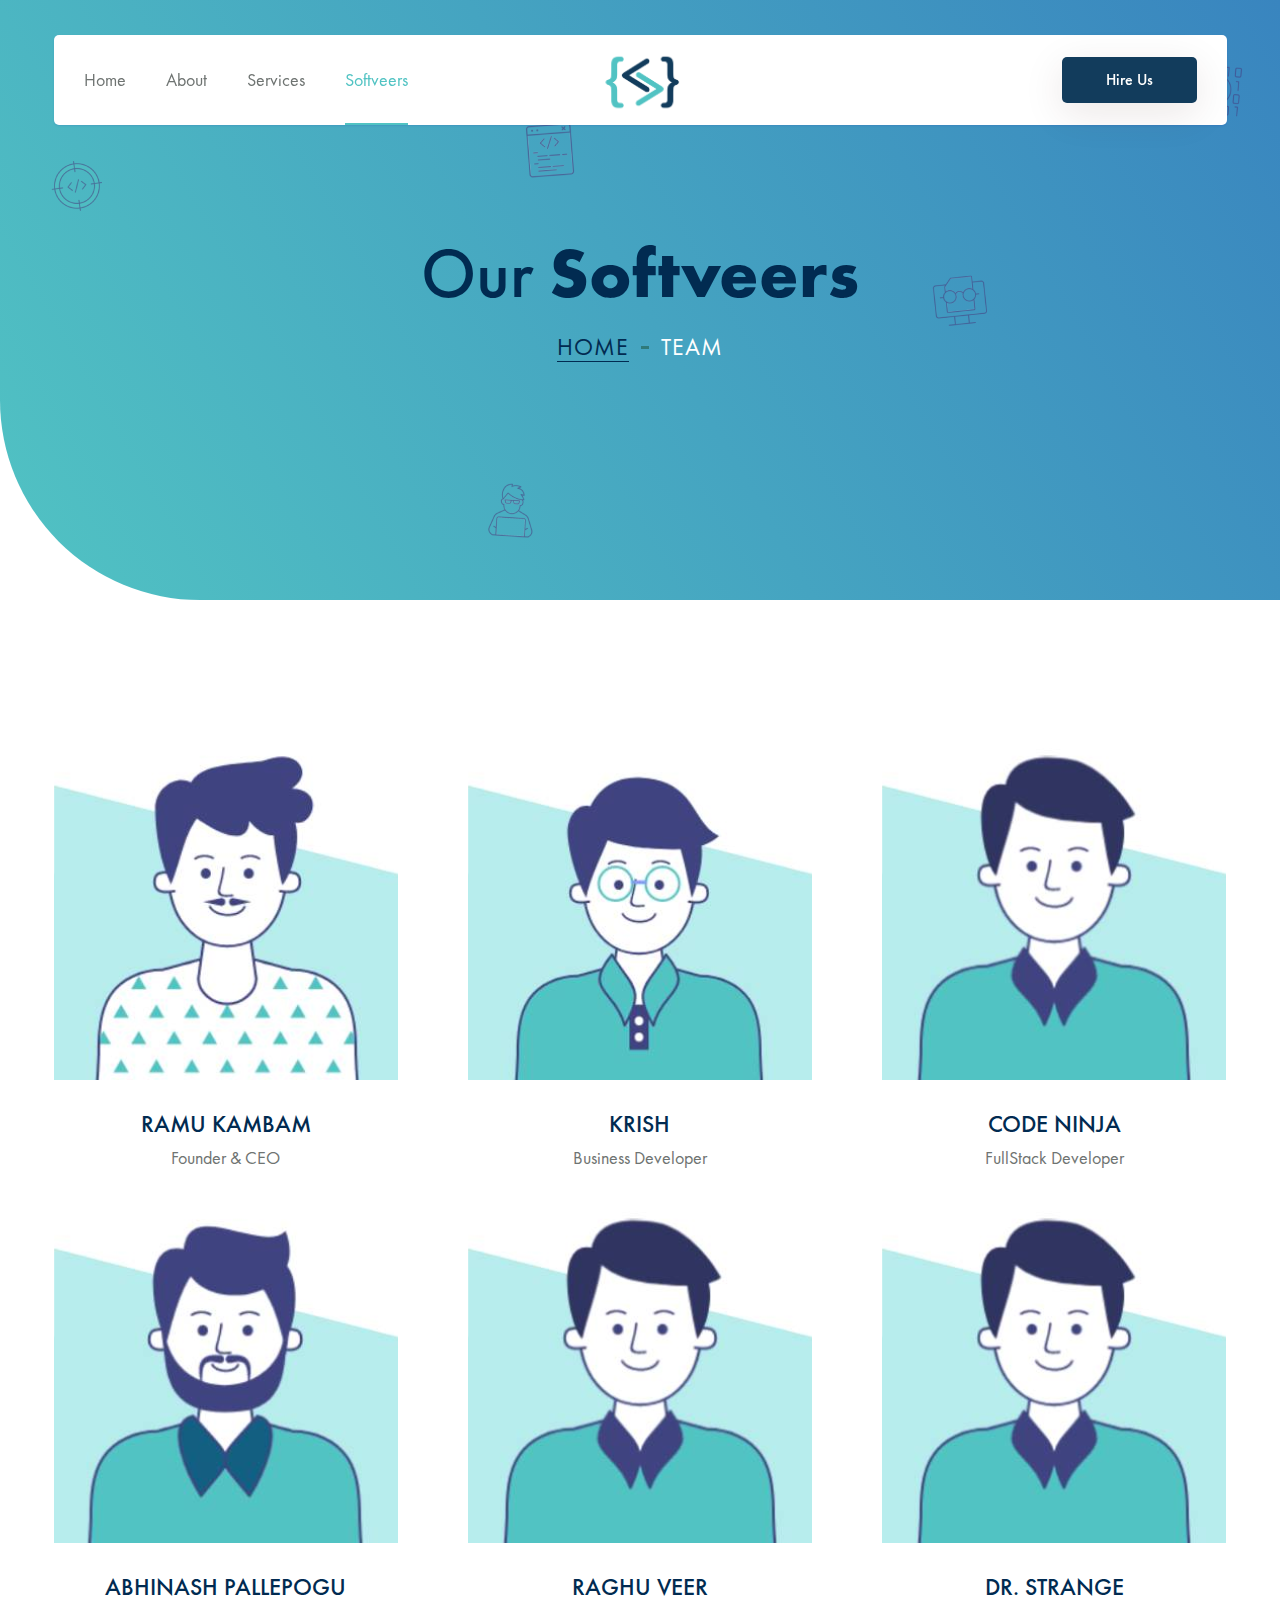
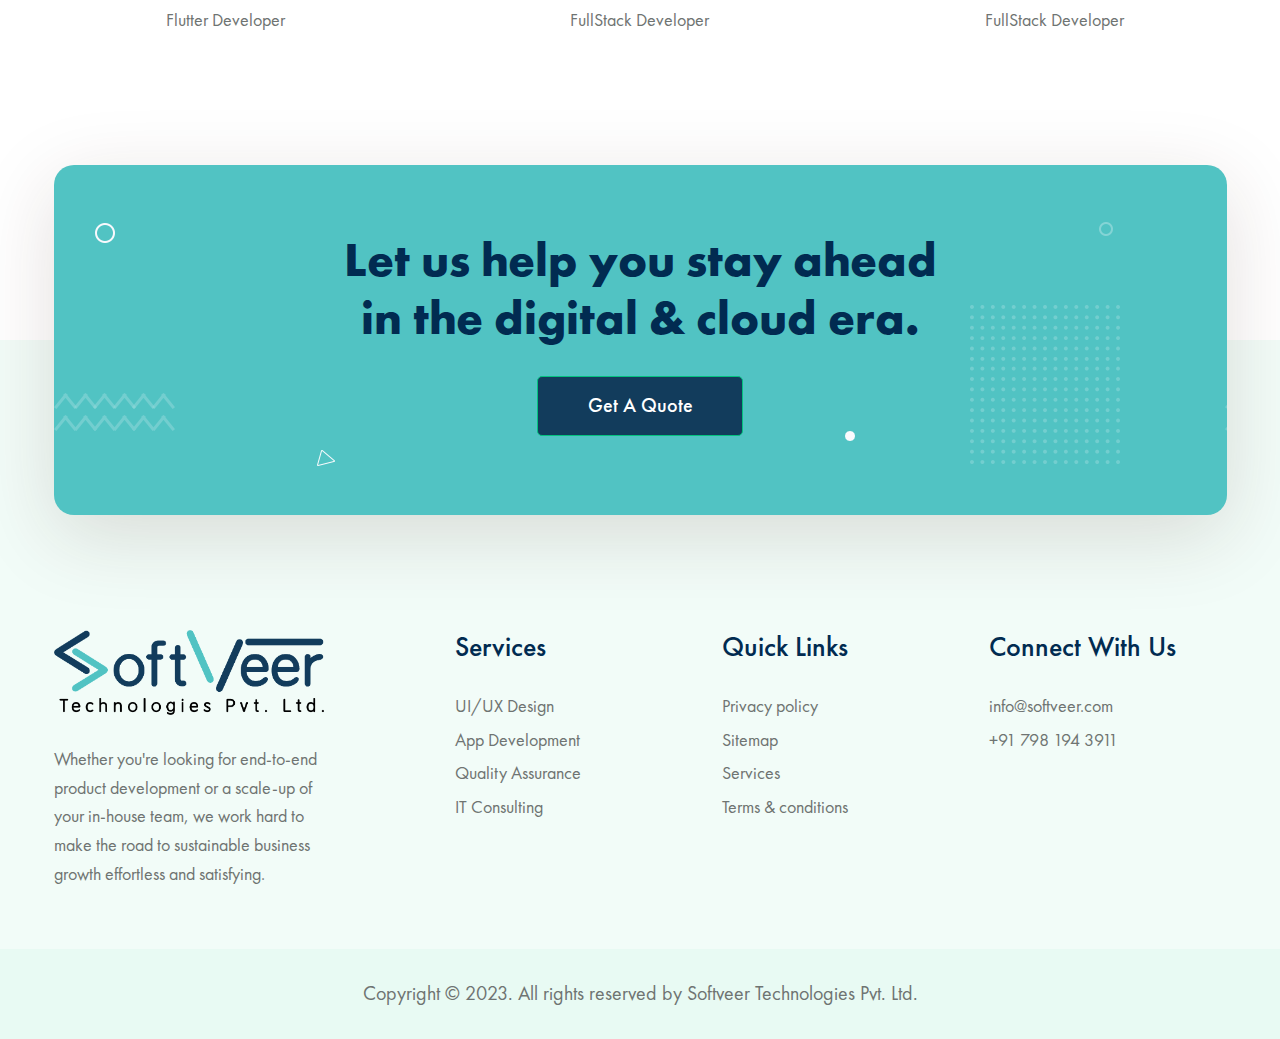
<file: softveers.html>
<!DOCTYPE html>
<html class="no-js" lang="en">

<head>
  <!-- Meta Tags -->
  <meta charset="utf-8">
  <meta http-equiv="x-ua-compatible" content="ie=edge">
  <meta name="viewport" content="width=device-width, initial-scale=1">
  <!-- Site Title -->
  <title>Services | Best Web & Mobile Application Design & Development Solution</title>
  <!-- Search Engine-->
	<meta content="Best Web & Mobile Application Design & Development Solution | Softveer Technologies" />
	<meta name="twitter:title" content="Best Web & Mobile Application Design & Development Solution | Softveer Technologies" />
	<meta name="og:title" property="og:title" content="Best Web & Mobile Application Design & Development Solution | Softveer Technologies" />

	<meta name="description" content="Softveer Technologies is best in providing IT Consulting and Custom Software Development Outsourcing. We provide IT Services/Solutions across Software Development, Web & Mobile Application Development Services." />
	<meta content="Softveer Technologies is best in providing IT Consulting and Custom Software Development Outsourcing. We provide IT Services/Solutions across Software Development, Web & Mobile Application Development Services." />
	<meta name="twitter:description" content="Softveer Technologies is best in providing IT Consulting and Custom Software Development Outsourcing. We provide IT Services/Solutions across Software Development, Web & Mobile Application Development Services." />
	<meta property="og:description" content="Softveer Technologies is best in providing IT Consulting and Custom Software Development Outsourcing. We provide IT Services/Solutions across Software Development, Web & Mobile Application Development Services." />

	<meta name="keywords"
		content="web development, web design, mobile app development in india, mobile app development, web application, api development, ui, ux, web app development, mobile development, it services in hyderabad, it services, software development, software application, softveer, software, software products, product development">

	<meta name="image" content="https://softveer.com/softveer_twitter_256x256.png?auto=format&h=256" />
	<meta content="https://softveer.com/softveer_twitter_256x256.png?auto=format&h=256" />
	<meta name="twitter:image" content="https://softveer.com/softveer_twitter_256x256.png?auto=format&h=256">
	<meta name="twitter:image:src" content="https://softveer.com/softveer_twitter_256x256.png?auto=format&h=256" />
	<meta property="og:image" content="https://softveer.com/softveer_twitter_256x256.png?auto=format&h=256" />
	<meta property="og:image:width" content="256">
	<meta property="og:image:height" content="256">
	<link rel="image_src" href="https://softveer.com/softveer_twitter_256x256.png?auto=format&h=256">

	<link rel="canonical" href="https://softveer.com" />
	<meta property="og:url" content="https://softveer.com" />


	<meta property="og:site_name" content="Softveer Technologies" />
	<meta property="og:type" content="website" />
	<meta name="twitter:card" content="summary" />

  <link rel="apple-touch-icon" sizes="180x180" href="./assets/img/apple-touch-icon.png">
  <link rel="icon" type="image/png" sizes="32x32" href="./assets/img/favicon-32x32.png">
  <link rel="icon" type="image/png" sizes="16x16" href="./assets/img/favicon-16x16.png">

  <link rel="stylesheet" href="./assets/css/plugins/fontawesome.min.css">
  <link rel="stylesheet" href="./assets/css/plugins/bootstrap.min.css">
  <link rel="stylesheet" href="./assets/css/plugins/lightgallery.min.css">
  <link rel="stylesheet" href="./assets/css/plugins/slick.css">
  <link rel="stylesheet" href="./assets/css/plugins/animate.css">
  <link rel="stylesheet" href="./assets/css/style.css">
  <!-- Theme Style -->
  <link rel="stylesheet" href="./assets/css/theme_8.css">

  <!-- Google tag (gtag.js) -->
  <script async src="https://www.googletagmanager.com/gtag/js?id=G-ZZ818WJPR4"></script>
  <script>
    window.dataLayer = window.dataLayer || [];
    function gtag(){dataLayer.push(arguments);}
    gtag('js', new Date());

    gtag('config', 'G-ZZ818WJPR4');
  </script>
</head>

<body>
  <!-- Start Preloader -->
  <div class="cs-preloader cs-accent_color cs-white_bg">
    <div class="cs-preloader_bg cs-center cs-accent_8_bg_2">
      <div class="cs-preloader_in cs-accent_15_border">
        <img src="./assets/img/softveer-pre-loader.svg" alt="Logo">
      </div>
    </div>
  </div>
  <!-- End Preloader -->
  <!-- Start Header Section -->
  <header class="cs-site_header cs-style1 cs-type4 cs-sticky-header cs-primary_font">
    <div class="cs-main_header">
      <div class="container">
        <div class="cs-main_header_in">
          <div class="cs-main_header_left">
            <div class="cs-nav">
              <ul class="cs-nav_list">
                <li><a href="index.html">Home</a></li>
                <li><a href="about.html">About</a></li>
                <li><a href="services.html">Services</a></li>
                <li class="current-menu-item"><a href="softveers.html">Softveers</a></li>
              </ul>
            </div>
          </div>
          <div class="cs-main_header_center">
            <a class="cs-site_branding" href="index.html"><img src="./assets/img/softveer-logo.svg" alt=""></a>
          </div>
          <div class="cs-main_header_right">
            <div class="cs-toolbox">
              <a href="contact.html" class="cs-toolbox_btn cs-accent_bg cs-white_hover cs-accent_bg_2_hover"><span class="cs-btn_text">Hire Us</span></a>
            </div>
          </div>
        </div>
      </div>
    </div>
  </header>
  <!-- End Header Section -->

  <!-- Start Hero -->
  <div class="cs-hero cs-style7 cs-type1 cs-accent_bg_2 cs-center cs-hobble text-center">
    <div class="cs-hero_bg_frame"><div class="cs-hero_bg"></div></div>
    <div class="container wow fadeInUp" data-wow-duration="1s" data-wow-delay="0.2s">
      <div class="cs-hero_text">
        <h1 class="cs-hero_title">Our <b>Softveers</b></h1>
        <ol class="cs-breadcrumb cs-style2 cs-type1">
          <li class="cs-breadcrumb_item"><a href="index.html" class="cs-primary_color">Home</a></li>
          <li class="cs-breadcrumb_item" style="color:white;">Team</li>
        </ol>
      </div>
    </div>
    <div class="cs-animated_shape_wrap">
      <div class="cs-animated_shape"><img src="./assets/img/svg-icons/icon1.svg" alt="Shape"></div>
      <div class="cs-animated_shape"><img src="./assets/img/svg-icons/icon4.svg" alt="Shape"></div>
      <div class="cs-animated_shape"><img src="./assets/img/svg-icons/icon3.svg" alt="Shape"></div>
      <div class="cs-animated_shape"><img src="./assets/img/svg-icons/icon5.svg" alt="Shape"></div>
      <div class="cs-animated_shape"><img src="./assets/img/svg-icons/icon2.svg" alt="Shape"></div>
    </div>
  </div>
  <!-- End Hero -->

  <!-- Start Team Member -->
  <div class="cs-height_140 cs-height_lg_80"></div>
  <div class="container">
    <div class="row cs-gap_70">
      <div class="col-lg-4">
        <div class="cs-team_member cs-style2 text-center">
          <div class="cs-member_image_box">
            <div class="cs-member_image_box_in">
              <div class="cs-member_image" data-src="./assets/img/team/ramu.jpg"></div>
            </div>
            <!-- <div class="cs-member_social cs-accent_bg">
              <a href="#">Facebook</a>
              <a href="#">Twitter</a>
              <a href="#">Instagram</a>
            </div> -->
          </div>
          <div class="cs-member_info">
            <h2 class="cs-member_name">Ramu Kambam</h2>
            <div class="cs-member_designation">Founder & CEO</div>
          </div>
        </div>
        <div class="cs-height_30 cs-height_lg_30"></div>
      </div><!-- .col -->
      <div class="col-lg-4">
        <div class="cs-team_member cs-style2 text-center">
          <div class="cs-member_image_box">
            <div class="cs-member_image_box_in">
              <div class="cs-member_image" data-src="./assets/img/team/krish.jpg"></div>
            </div>
            <!-- <div class="cs-member_social cs-accent_bg">
              <a href="#">Facebook</a>
              <a href="#">Twitter</a>
              <a href="#">Instagram</a>
            </div> -->
          </div>
          <div class="cs-member_info">
            <h2 class="cs-member_name">Krish</h2>
            <div class="cs-member_designation">Business Developer</div>
          </div>
        </div>
        <div class="cs-height_30 cs-height_lg_30"></div>
      </div><!-- .col -->
      <div class="col-lg-4">
        <div class="cs-team_member cs-style2 text-center">
          <div class="cs-member_image_box">
            <div class="cs-member_image_box_in">
              <div class="cs-member_image" data-src="./assets/img/team/softveer.jpg"></div>
            </div>
            <!-- <div class="cs-member_social cs-accent_bg">
              <a href="#">Facebook</a>
              <a href="#">Twitter</a>
              <a href="#">Instagram</a>
            </div> -->
          </div>
          <div class="cs-member_info">
            <h2 class="cs-member_name">Code Ninja</h2>
            <div class="cs-member_designation">FullStack Developer</div>
          </div>
        </div>
        <div class="cs-height_30 cs-height_lg_30"></div>
      </div><!-- .col -->
      <div class="col-lg-4">
        <div class="cs-team_member cs-style2 text-center">
          <div class="cs-member_image_box">
            <div class="cs-member_image_box_in">
              <div class="cs-member_image" data-src="./assets/img/team/abhinash.jpg"></div>
            </div>
            <!-- <div class="cs-member_social cs-accent_bg">
              <a href="#">Facebook</a>
              <a href="#">Twitter</a>
              <a href="#">Instagram</a>
            </div> -->
          </div>
          <div class="cs-member_info">
            <h2 class="cs-member_name">Abhinash Pallepogu</h2>
            <div class="cs-member_designation">Flutter Developer</div>
          </div>
        </div>
        <div class="cs-height_30 cs-height_lg_30"></div>
      </div><!-- .col -->
      <div class="col-lg-4">
        <div class="cs-team_member cs-style2 text-center">
          <div class="cs-member_image_box">
            <div class="cs-member_image_box_in">
              <div class="cs-member_image" data-src="./assets/img/team/softveer.jpg"></div>
            </div>
            <!-- <div class="cs-member_social cs-accent_bg">
              <a href="#">Facebook</a>
              <a href="#">Twitter</a>
              <a href="#">Instagram</a>
            </div> -->
          </div>
          <div class="cs-member_info">
            <h2 class="cs-member_name">Raghu Veer</h2>
            <div class="cs-member_designation">FullStack Developer</div>
          </div>
        </div>
        <div class="cs-height_30 cs-height_lg_30"></div>
      </div><!-- .col -->
      <div class="col-lg-4">
        <div class="cs-team_member cs-style2 text-center">
          <div class="cs-member_image_box">
            <div class="cs-member_image_box_in">
              <div class="cs-member_image" data-src="./assets/img/team/softveer.jpg"></div>
            </div>
            <!-- <div class="cs-member_social cs-accent_bg">
              <a href="#">Facebook</a>
              <a href="#">Twitter</a>
              <a href="#">Instagram</a>
            </div> -->
          </div>
          <div class="cs-member_info">
            <h2 class="cs-member_name">Dr. Strange</h2>
            <div class="cs-member_designation">FullStack Developer</div>
          </div>
        </div>
        <div class="cs-height_30 cs-height_lg_30"></div>
      </div><!-- .col -->
    </div>
  </div>
  <div class="cs-height_100 cs-height_lg_40"></div>
  <div class="cs-height_175 cs-height_lg_175"></div>
  <!-- End Team Member -->

  <!-- Footer Section -->
  <footer class="cs-footer cs-style1 rounded-0 cs-accent_5_bg">
    <div class="container">
      <div class="row">
        <div class="col-lg-12">
          <div class="cs-parallax">
            <div class="cs-cta cs-style1 cs-type2 cs-accent_bg_3 text-center cs-bg_parallax" data-src="./assets/img/get-a-quote-pattern.png">
              <!-- <h2 class="cs-cta_title cs-bold">Do you have a product idea <br>you wish to bring to life?</h2> -->
              <h2 class="cs-cta_title cs-bold">Let us help you stay ahead <br>in the digital & cloud era.</h2>
              <div class="cs-cta_btn">
                <a href="contact.html" class="cs-btn cs-style1 cs-btn_lg cs-medium cs-primary_font cs-accent_bg cs-accent_border cs-white cs-white_bg_hover cs-white_border_hover">Get A Quote</a>
              </div>
            </div>
          </div>
        </div>
      </div>
      <div class="cs-height_115 cs-height_lg_75"></div>
      <div class="row">
        <div class="col-lg-3">
          <div class="cs-footer_item">
            <div class="cs-footer_item cs-text_widgert">
              <div class="cs-text_widgert_content">
                <img src="./assets/img/footer-logo.svg" alt="Softveer Footer Logo">
              </div>
            </div>
            <div class="cs-footer_newsletter cs-style1">
              <div class="cs-footer_newsletter_text">Whether you're looking for end-to-end product development or a scale-up of your in-house team, we work hard to make the road to sustainable business growth effortless and satisfying.</div>
              <div class="cs-height_30 cs-height_lg_30"></div>
            </div>
          </div>
        </div><!-- .col -->
        <div class="col-lg-8 offset-lg-1">
          <div class="row">
            <div class="col-md-4">
              <div class="cs-footer_item widget_nav_menu">
                <h2 class="cs-widget_title">Services</h2>
                <ul class="menu">
                  <li><a href="services.html">UI/UX Design</a></li>
                  <li><a href="services.html">App Development</a></li>
                  <li><a href="services.html">Quality Assurance</a></li>
                  <li><a href="services.html">IT Consulting</a></li>
                </ul>
              </div>
            </div><!-- .col -->
            <div class="col-md-4">
              <div class="cs-footer_item widget_nav_menu">
                <h2 class="cs-widget_title">Quick Links</h2>
                <ul class="menu">
                  <li><a href="#">Privacy policy</a></li>
                  <li><a href="#">Sitemap</a></li>
                  <li><a href="services.html">Services</a></li>
                  <li><a href="#">Terms & conditions</a></li>
                </ul>
              </div>
            </div><!-- .col -->
            <div class="col-md-4">
              <div class="cs-footer_item cs-address_widgert">
                <h2 class="cs-widget_title">Connect With Us</h2>
                <ul>
                  <li>info@softveer.com</li>
                  <li>+91 798 194 3911</li>
                </ul>
              </div>
              <!-- <div class="cs-footer_item cs-social_widgert">
                <div class="cs-social_btns cs-style1">
                  <a href="#" class="cs-accent_bg_hover cs-white_hover cs-white_bg cs-ternary_color"><i class="fab fa-facebook-f"></i></a>
                  <a href="#" class="cs-accent_bg_hover cs-white_hover cs-white_bg cs-ternary_color"><i class="fab fa-twitter"></i></a>
                </div>
              </div> -->
            </div><!-- .col -->
          </div>
        </div>
      </div>
      <!-- <div class="cs-height_50 cs-height_lg_10"></div> -->
    </div>
    <div class="cs-copyright text-center cs-accent_4_bg">
      <div class="container">Copyright © 2023. All rights reserved by Softveer Technologies Pvt. Ltd.</div>
    </div>
  </footer>
  <!-- Footer Section -->

  <!-- Script -->
  <script src="./assets/js/plugins/jquery-3.6.0.min.js"></script>
  <script src="./assets/js/plugins/isotope.pkg.min.js"></script>
  <script src="./assets/js/plugins/jquery.slick.min.js"></script>
  <script src="./assets/js/plugins/lightgallery.min.js"></script>
  <script src="./assets/js/plugins/jquery.counter.min.js"></script>
  <script src="./assets/js/plugins/wow.min.js"></script>
  <script src="./assets/js/main.js"></script>
</body>
</html>
</file>
<file: assets/css/plugins/lightgallery.min.css>
.lg-sub-html,
.lg-toolbar {
  background-color: transparent;
}
@font-face {
  font-family: lg;
  src: url(../../fonts/lg.eot?n1z373);
  src: url(../../fonts/lg.eot?#iefixn1z373) format("embedded-opentype"),
    url(../../fonts/lg.woff?n1z373) format("woff"),
    url(../../fonts/lg.ttf?n1z373) format("truetype"),
    url(../../fonts/lg.svg?n1z373#lg) format("svg");
  font-weight: 400;
  font-style: normal;
}
.lg-icon {
  font-family: lg;
  speak: none;
  font-style: normal;
  font-weight: 400;
  font-variant: normal;
  text-transform: none;
  line-height: 1;
  -webkit-font-smoothing: antialiased;
  -moz-osx-font-smoothing: grayscale;
}
.lg-actions .lg-next,
.lg-actions .lg-prev {
  background-color: transparent;
  border-radius: 2px;
  color: #111;
  cursor: pointer;
  display: block;
  font-size: 22px;
  margin-top: -10px;
  padding: 8px 10px 9px;
  position: absolute;
  top: 50%;
  z-index: 1080;
  border: none;
  outline: 0;
}
.lg-actions .lg-next.disabled,
.lg-actions .lg-prev.disabled {
  pointer-events: none;
  opacity: 0.5;
}
.lg-actions .lg-next:hover,
.lg-actions .lg-prev:hover {
  color: rgba(17, 17, 17, 0.7);
}
.lg-actions .lg-next {
  right: 20px;
}
.lg-actions .lg-next:before {
  content: "\e095";
}
.lg-actions .lg-prev {
  left: 20px;
}
.lg-actions .lg-prev:after {
  content: "\e094";
}
@-webkit-keyframes lg-right-end {
  0%,
  100% {
    left: 0;
  }
  50% {
    left: -30px;
  }
}
@-moz-keyframes lg-right-end {
  0%,
  100% {
    left: 0;
  }
  50% {
    left: -30px;
  }
}
@-ms-keyframes lg-right-end {
  0%,
  100% {
    left: 0;
  }
  50% {
    left: -30px;
  }
}
@keyframes lg-right-end {
  0%,
  100% {
    left: 0;
  }
  50% {
    left: -30px;
  }
}
@-webkit-keyframes lg-left-end {
  0%,
  100% {
    left: 0;
  }
  50% {
    left: 30px;
  }
}
@-moz-keyframes lg-left-end {
  0%,
  100% {
    left: 0;
  }
  50% {
    left: 30px;
  }
}
@-ms-keyframes lg-left-end {
  0%,
  100% {
    left: 0;
  }
  50% {
    left: 30px;
  }
}
@keyframes lg-left-end {
  0%,
  100% {
    left: 0;
  }
  50% {
    left: 30px;
  }
}
.lg-outer.lg-right-end .lg-object {
  -webkit-animation: lg-right-end 0.3s;
  -o-animation: lg-right-end 0.3s;
  animation: lg-right-end 0.3s;
  position: relative;
}
.lg-outer.lg-left-end .lg-object {
  -webkit-animation: lg-left-end 0.3s;
  -o-animation: lg-left-end 0.3s;
  animation: lg-left-end 0.3s;
  position: relative;
}
.lg-toolbar {
  z-index: 1082;
  left: 0;
  position: absolute;
  top: 0;
  width: 100%;
}
.lg-toolbar .lg-icon {
  color: #111;
  cursor: pointer;
  float: right;
  font-size: 24px;
  height: 47px;
  line-height: 27px;
  padding: 10px 0;
  text-align: center;
  width: 45px;
  text-decoration: none !important;
  outline: 0;
  -webkit-transition: color 0.2s linear;
  -o-transition: color 0.2s linear;
  transition: color 0.2s linear;
}
.lg-toolbar .lg-icon:hover {
  color: rgba(17, 17, 17, 0.7);
}
.lg-toolbar .lg-close:after {
  content: "\e070";
}
.lg-toolbar .lg-download:after {
  content: "\e0f2";
}
.lg-sub-html {
  bottom: 0;
  color: #eee;
  font-size: 16px;
  left: 0;
  padding: 10px 40px;
  position: fixed;
  right: 0;
  text-align: center;
  z-index: 1080;
}
.lg-sub-html h4 {
  margin: 0;
  font-size: 13px;
  font-weight: 700;
}
.lg-sub-html p {
  font-size: 12px;
  margin: 5px 0 0;
}
#lg-counter {
  color: #111;
  display: inline-block;
  font-size: 14px;
  font-weight: 500;
  padding-left: 20px;
  padding-top: 12px;
  vertical-align: middle;
}
.lg-next,
.lg-prev,
.lg-toolbar {
  opacity: 1;
  -webkit-transition: -webkit-transform 0.35s cubic-bezier(0, 0, 0.25, 1) 0s,
    opacity 0.35s cubic-bezier(0, 0, 0.25, 1) 0s, color 0.2s linear;
  -moz-transition: -moz-transform 0.35s cubic-bezier(0, 0, 0.25, 1) 0s,
    opacity 0.35s cubic-bezier(0, 0, 0.25, 1) 0s, color 0.2s linear;
  -o-transition: -o-transform 0.35s cubic-bezier(0, 0, 0.25, 1) 0s,
    opacity 0.35s cubic-bezier(0, 0, 0.25, 1) 0s, color 0.2s linear;
  transition: transform 0.35s cubic-bezier(0, 0, 0.25, 1) 0s,
    opacity 0.35s cubic-bezier(0, 0, 0.25, 1) 0s, color 0.2s linear;
}
.lg-hide-items .lg-prev {
  opacity: 0;
  -webkit-transform: translate3d(-10px, 0, 0);
  transform: translate3d(-10px, 0, 0);
}
.lg-hide-items .lg-next {
  opacity: 0;
  -webkit-transform: translate3d(10px, 0, 0);
  transform: translate3d(10px, 0, 0);
}
.lg-hide-items .lg-toolbar {
  opacity: 0;
  -webkit-transform: translate3d(0, -10px, 0);
  transform: translate3d(0, -10px, 0);
}
body:not(.lg-from-hash) .lg-outer.lg-start-zoom .lg-object {
  -webkit-transform: scale3d(0.5, 0.5, 0.5);
  transform: scale3d(0.5, 0.5, 0.5);
  opacity: 0;
  -webkit-transition: -webkit-transform 250ms cubic-bezier(0, 0, 0.25, 1) 0s,
    opacity 250ms cubic-bezier(0, 0, 0.25, 1) !important;
  -moz-transition: -moz-transform 250ms cubic-bezier(0, 0, 0.25, 1) 0s,
    opacity 250ms cubic-bezier(0, 0, 0.25, 1) !important;
  -o-transition: -o-transform 250ms cubic-bezier(0, 0, 0.25, 1) 0s,
    opacity 250ms cubic-bezier(0, 0, 0.25, 1) !important;
  transition: transform 250ms cubic-bezier(0, 0, 0.25, 1) 0s,
    opacity 250ms cubic-bezier(0, 0, 0.25, 1) !important;
  -webkit-transform-origin: 50% 50%;
  -moz-transform-origin: 50% 50%;
  -ms-transform-origin: 50% 50%;
  transform-origin: 50% 50%;
}
body:not(.lg-from-hash)
  .lg-outer.lg-start-zoom
  .lg-item.lg-complete
  .lg-object {
  -webkit-transform: scale3d(1, 1, 1);
  transform: scale3d(1, 1, 1);
  opacity: 1;
}
.lg-outer .lg-thumb-outer {
  background-color: #0d0a0a;
  bottom: 0;
  position: absolute;
  width: 100%;
  z-index: 1080;
  max-height: 350px;
  -webkit-transform: translate3d(0, 100%, 0);
  transform: translate3d(0, 100%, 0);
  -webkit-transition: -webkit-transform 0.25s cubic-bezier(0, 0, 0.25, 1) 0s;
  -moz-transition: -moz-transform 0.25s cubic-bezier(0, 0, 0.25, 1) 0s;
  -o-transition: -o-transform 0.25s cubic-bezier(0, 0, 0.25, 1) 0s;
  transition: transform 0.25s cubic-bezier(0, 0, 0.25, 1) 0s;
}
.lg-outer .lg-thumb-outer.lg-grab .lg-thumb-item {
  cursor: -webkit-grab;
  cursor: -moz-grab;
  cursor: -o-grab;
  cursor: -ms-grab;
  cursor: grab;
}
.lg-outer .lg-thumb-outer.lg-grabbing .lg-thumb-item {
  cursor: move;
  cursor: -webkit-grabbing;
  cursor: -moz-grabbing;
  cursor: -o-grabbing;
  cursor: -ms-grabbing;
  cursor: grabbing;
}
.lg-outer .lg-thumb-outer.lg-dragging .lg-thumb {
  -webkit-transition-duration: 0s !important;
  transition-duration: 0s !important;
}
.lg-outer.lg-thumb-open .lg-thumb-outer {
  -webkit-transform: translate3d(0, 0, 0);
  transform: translate3d(0, 0, 0);
}
.lg-outer .lg-thumb {
  padding: 10px 0;
  height: 100%;
  margin-bottom: -5px;
}
.lg-outer .lg-thumb-item {
  cursor: pointer;
  float: left;
  overflow: hidden;
  height: 100%;
  border: 2px solid #fff;
  border-radius: 4px;
  margin-bottom: 5px;
}
@media (min-width: 1025px) {
  .lg-outer .lg-thumb-item {
    -webkit-transition: border-color 0.25s ease;
    -o-transition: border-color 0.25s ease;
    transition: border-color 0.25s ease;
  }
}
.lg-outer .lg-thumb-item.active,
.lg-outer .lg-thumb-item:hover {
  border-color: #a90707;
}
.lg-outer .lg-thumb-item img {
  width: 100%;
  height: 100%;
  object-fit: cover;
  border-radius: 2px;
}
.lg-outer.lg-has-thumb .lg-item {
  padding-bottom: 120px;
}
.lg-outer.lg-can-toggle .lg-item {
  padding-bottom: 0;
}
.lg-outer.lg-pull-caption-up .lg-sub-html {
  -webkit-transition: bottom 0.25s ease;
  -o-transition: bottom 0.25s ease;
  transition: bottom 0.25s ease;
}
.lg-outer.lg-pull-caption-up.lg-thumb-open .lg-sub-html {
  bottom: 100px;
}
.lg-outer .lg-toogle-thumb {
  background-color: #0d0a0a;
  border-radius: 2px 2px 0 0;
  color: #999;
  cursor: pointer;
  font-size: 24px;
  height: 39px;
  line-height: 27px;
  padding: 5px 0;
  position: absolute;
  right: 20px;
  text-align: center;
  top: -39px;
  width: 50px;
}
.lg-outer .lg-toogle-thumb:hover,
.lg-outer.lg-dropdown-active #lg-share {
  color: #fff;
}
.lg-outer .lg-toogle-thumb:after {
  content: "\e1ff";
}
.lg-outer .lg-video-cont {
  display: inline-block;
  vertical-align: middle;
  max-width: 1140px;
  max-height: 100%;
  width: 100%;
  padding: 0 5px;
}
.lg-outer .lg-video {
  width: 100%;
  height: 0;
  padding-bottom: 56.25%;
  overflow: hidden;
  position: relative;
}
.lg-outer .lg-video .lg-object {
  display: inline-block;
  position: absolute;
  top: 0;
  left: 0;
  width: 100% !important;
  height: 100% !important;
}
.lg-outer .lg-video .lg-video-play {
  width: 84px;
  height: 59px;
  position: absolute;
  left: 50%;
  top: 50%;
  margin-left: -42px;
  margin-top: -30px;
  z-index: 1080;
  cursor: pointer;
}
.lg-outer .lg-has-iframe .lg-video {
  -webkit-overflow-scrolling: touch;
  overflow: auto;
}
.lg-outer .lg-has-vimeo .lg-video-play {
  background: url(../img/vimeo-play.png) no-repeat;
}
.lg-outer .lg-has-vimeo:hover .lg-video-play {
  background: url(../img/vimeo-play.png) 0 -58px no-repeat;
}
.lg-outer .lg-has-html5 .lg-video-play {
  background: url(../img/video-play.png) no-repeat;
  height: 64px;
  margin-left: -32px;
  margin-top: -32px;
  width: 64px;
  opacity: 0.8;
}
.lg-outer .lg-has-html5:hover .lg-video-play {
  opacity: 1;
}
.lg-outer .lg-has-youtube .lg-video-play {
  background: url(../img/youtube-play.png) no-repeat;
}
.lg-outer .lg-has-youtube:hover .lg-video-play {
  background: url(../img/youtube-play.png) 0 -60px no-repeat;
}
.lg-outer .lg-video-object {
  width: 100% !important;
  height: 100% !important;
  position: absolute;
  top: 0;
  left: 0;
}
.lg-outer .lg-has-video .lg-video-object {
  visibility: hidden;
}
.lg-outer .lg-has-video.lg-video-playing .lg-object,
.lg-outer .lg-has-video.lg-video-playing .lg-video-play {
  display: none;
}
.lg-outer .lg-has-video.lg-video-playing .lg-video-object {
  visibility: visible;
}
.lg-progress-bar {
  background-color: #333;
  height: 5px;
  left: 0;
  position: absolute;
  top: 0;
  width: 100%;
  z-index: 1083;
  opacity: 0;
  -webkit-transition: opacity 80ms ease 0s;
  -moz-transition: opacity 80ms ease 0s;
  -o-transition: opacity 80ms ease 0s;
  transition: opacity 80ms ease 0s;
}
.lg-progress-bar .lg-progress {
  background-color: #a90707;
  height: 5px;
  width: 0;
}
.lg-progress-bar.lg-start .lg-progress {
  width: 100%;
}
.lg-show-autoplay .lg-progress-bar {
  opacity: 1;
}
.lg-autoplay-button:after {
  content: "\e01d";
}
.lg-show-autoplay .lg-autoplay-button:after {
  content: "\e01a";
}
.lg-outer.lg-css3.lg-zoom-dragging .lg-item.lg-complete.lg-zoomable .lg-image,
.lg-outer.lg-css3.lg-zoom-dragging
  .lg-item.lg-complete.lg-zoomable
  .lg-img-wrap {
  -webkit-transition-duration: 0s;
  transition-duration: 0s;
}
.lg-outer.lg-use-transition-for-zoom
  .lg-item.lg-complete.lg-zoomable
  .lg-img-wrap {
  -webkit-transition: -webkit-transform 0.3s cubic-bezier(0, 0, 0.25, 1) 0s;
  -moz-transition: -moz-transform 0.3s cubic-bezier(0, 0, 0.25, 1) 0s;
  -o-transition: -o-transform 0.3s cubic-bezier(0, 0, 0.25, 1) 0s;
  transition: transform 0.3s cubic-bezier(0, 0, 0.25, 1) 0s;
}
.lg-outer.lg-use-left-for-zoom .lg-item.lg-complete.lg-zoomable .lg-img-wrap {
  -webkit-transition: left 0.3s cubic-bezier(0, 0, 0.25, 1) 0s,
    top 0.3s cubic-bezier(0, 0, 0.25, 1) 0s;
  -moz-transition: left 0.3s cubic-bezier(0, 0, 0.25, 1) 0s,
    top 0.3s cubic-bezier(0, 0, 0.25, 1) 0s;
  -o-transition: left 0.3s cubic-bezier(0, 0, 0.25, 1) 0s,
    top 0.3s cubic-bezier(0, 0, 0.25, 1) 0s;
  transition: left 0.3s cubic-bezier(0, 0, 0.25, 1) 0s,
    top 0.3s cubic-bezier(0, 0, 0.25, 1) 0s;
}
.lg-outer .lg-item.lg-complete.lg-zoomable .lg-img-wrap {
  -webkit-transform: translate3d(0, 0, 0);
  transform: translate3d(0, 0, 0);
  -webkit-backface-visibility: hidden;
  -moz-backface-visibility: hidden;
  backface-visibility: hidden;
}
.lg-outer .lg-item.lg-complete.lg-zoomable .lg-image {
  -webkit-transform: scale3d(1, 1, 1);
  transform: scale3d(1, 1, 1);
  -webkit-transition: -webkit-transform 0.3s cubic-bezier(0, 0, 0.25, 1) 0s,
    opacity 0.15s !important;
  -moz-transition: -moz-transform 0.3s cubic-bezier(0, 0, 0.25, 1) 0s,
    opacity 0.15s !important;
  -o-transition: -o-transform 0.3s cubic-bezier(0, 0, 0.25, 1) 0s, opacity 0.15s !important;
  transition: transform 0.3s cubic-bezier(0, 0, 0.25, 1) 0s, opacity 0.15s !important;
  -webkit-transform-origin: 0 0;
  -moz-transform-origin: 0 0;
  -ms-transform-origin: 0 0;
  transform-origin: 0 0;
  -webkit-backface-visibility: hidden;
  -moz-backface-visibility: hidden;
  backface-visibility: hidden;
}
#lg-zoom-in:after {
  content: "\e311";
}
#lg-actual-size {
  font-size: 20px;
}
#lg-actual-size:after {
  content: "\e033";
}
#lg-zoom-out {
  opacity: 0.5;
  pointer-events: none;
}
#lg-zoom-out:after {
  content: "\e312";
}
.lg-zoomed #lg-zoom-out {
  opacity: 1;
  pointer-events: auto;
}
.lg-outer .lg-pager-outer {
  bottom: 60px;
  left: 0;
  position: absolute;
  right: 0;
  text-align: center;
  z-index: 1080;
  height: 10px;
}
.lg-outer .lg-pager-outer.lg-pager-hover .lg-pager-cont {
  overflow: visible;
}
.lg-outer .lg-pager-cont {
  cursor: pointer;
  display: inline-block;
  overflow: hidden;
  position: relative;
  vertical-align: top;
  margin: 0 5px;
}
.lg-outer .lg-pager-cont:hover .lg-pager-thumb-cont {
  opacity: 1;
  -webkit-transform: translate3d(0, 0, 0);
  transform: translate3d(0, 0, 0);
}
.lg-outer .lg-pager-cont.lg-pager-active .lg-pager {
  box-shadow: 0 0 0 2px #fff inset;
}
.lg-outer .lg-pager-thumb-cont {
  background-color: #fff;
  color: #fff;
  bottom: 100%;
  height: 83px;
  left: 0;
  margin-bottom: 20px;
  margin-left: -60px;
  opacity: 0;
  padding: 5px;
  position: absolute;
  width: 120px;
  border-radius: 3px;
  -webkit-transition: opacity 0.15s ease 0s, -webkit-transform 0.15s ease 0s;
  -moz-transition: opacity 0.15s ease 0s, -moz-transform 0.15s ease 0s;
  -o-transition: opacity 0.15s ease 0s, -o-transform 0.15s ease 0s;
  transition: opacity 0.15s ease 0s, transform 0.15s ease 0s;
  -webkit-transform: translate3d(0, 5px, 0);
  transform: translate3d(0, 5px, 0);
}
.lg-outer .lg-pager-thumb-cont img {
  width: 100%;
  height: 100%;
}
.lg-outer .lg-pager {
  background-color: rgba(255, 255, 255, 0.5);
  border-radius: 50%;
  box-shadow: 0 0 0 8px rgba(255, 255, 255, 0.7) inset;
  display: block;
  height: 12px;
  -webkit-transition: box-shadow 0.3s ease 0s;
  -o-transition: box-shadow 0.3s ease 0s;
  transition: box-shadow 0.3s ease 0s;
  width: 12px;
}
.lg-outer .lg-pager:focus,
.lg-outer .lg-pager:hover {
  box-shadow: 0 0 0 8px #fff inset;
}
.lg-outer .lg-caret {
  border-left: 10px solid transparent;
  border-right: 10px solid transparent;
  border-top: 10px dashed;
  bottom: -10px;
  display: inline-block;
  height: 0;
  left: 50%;
  margin-left: -5px;
  position: absolute;
  vertical-align: middle;
  width: 0;
}
.lg-fullscreen:after {
  content: "\e20c";
}
.lg-fullscreen-on .lg-fullscreen:after {
  content: "\e20d";
}
.lg-outer #lg-dropdown-overlay {
  background-color: rgba(0, 0, 0, 0.25);
  bottom: 0;
  cursor: default;
  left: 0;
  position: fixed;
  right: 0;
  top: 0;
  z-index: 1081;
  opacity: 0;
  visibility: hidden;
  -webkit-transition: visibility 0s linear 0.18s, opacity 0.18s linear 0s;
  -o-transition: visibility 0s linear 0.18s, opacity 0.18s linear 0s;
  transition: visibility 0s linear 0.18s, opacity 0.18s linear 0s;
}
.lg-outer.lg-dropdown-active #lg-dropdown-overlay,
.lg-outer.lg-dropdown-active .lg-dropdown {
  -webkit-transition-delay: 0s;
  transition-delay: 0s;
  -moz-transform: translate3d(0, 0, 0);
  -o-transform: translate3d(0, 0, 0);
  -ms-transform: translate3d(0, 0, 0);
  -webkit-transform: translate3d(0, 0, 0);
  transform: translate3d(0, 0, 0);
  opacity: 1;
  visibility: visible;
}
.lg-outer .lg-dropdown {
  background-color: #fff;
  border-radius: 2px;
  font-size: 14px;
  list-style-type: none;
  margin: 0;
  padding: 10px 0;
  position: absolute;
  right: 0;
  text-align: left;
  top: 50px;
  opacity: 0;
  visibility: hidden;
  -moz-transform: translate3d(0, 5px, 0);
  -o-transform: translate3d(0, 5px, 0);
  -ms-transform: translate3d(0, 5px, 0);
  -webkit-transform: translate3d(0, 5px, 0);
  transform: translate3d(0, 5px, 0);
  -webkit-transition: -webkit-transform 0.18s linear 0s,
    visibility 0s linear 0.5s, opacity 0.18s linear 0s;
  -moz-transition: -moz-transform 0.18s linear 0s, visibility 0s linear 0.5s,
    opacity 0.18s linear 0s;
  -o-transition: -o-transform 0.18s linear 0s, visibility 0s linear 0.5s,
    opacity 0.18s linear 0s;
  transition: transform 0.18s linear 0s, visibility 0s linear 0.5s,
    opacity 0.18s linear 0s;
}
.lg-outer .lg-dropdown:after {
  content: "";
  display: block;
  height: 0;
  width: 0;
  position: absolute;
  border: 8px solid transparent;
  border-bottom-color: #fff;
  right: 16px;
  top: -16px;
}
.lg-outer .lg-dropdown > li:last-child {
  margin-bottom: 0;
}
.lg-outer .lg-dropdown > li:hover .lg-icon,
.lg-outer .lg-dropdown > li:hover a {
  color: #333;
}
.lg-outer .lg-dropdown a {
  color: #333;
  display: block;
  white-space: pre;
  padding: 4px 12px;
  font-family: "Open Sans", "Helvetica Neue", Helvetica, Arial, sans-serif;
  font-size: 12px;
}
.lg-outer .lg-dropdown a:hover {
  background-color: rgba(0, 0, 0, 0.07);
}
.lg-outer .lg-dropdown .lg-dropdown-text {
  display: inline-block;
  line-height: 1;
  margin-top: -3px;
  vertical-align: middle;
}
.lg-outer .lg-dropdown .lg-icon {
  color: #333;
  display: inline-block;
  float: none;
  font-size: 20px;
  height: auto;
  line-height: 1;
  margin-right: 8px;
  padding: 0;
  vertical-align: middle;
  width: auto;
}
.lg-outer,
.lg-outer .lg,
.lg-outer .lg-inner {
  width: 100%;
  height: 100%;
}
.lg-outer #lg-share {
  position: relative;
}
.lg-outer #lg-share:after {
  content: "\e80d";
}
.lg-outer #lg-share-facebook .lg-icon {
  color: #3b5998;
}
.lg-outer #lg-share-facebook .lg-icon:after {
  content: "\e901";
}
.lg-outer #lg-share-twitter .lg-icon {
  color: #00aced;
}
.lg-outer #lg-share-twitter .lg-icon:after {
  content: "\e904";
}
.lg-outer #lg-share-googleplus .lg-icon {
  color: #dd4b39;
}
.lg-outer #lg-share-googleplus .lg-icon:after {
  content: "\e902";
}
.lg-outer #lg-share-pinterest .lg-icon {
  color: #cb2027;
}
.lg-outer #lg-share-pinterest .lg-icon:after {
  content: "\e903";
}
.lg-group:after {
  content: "";
  display: table;
  clear: both;
}
.lg-outer {
  position: fixed;
  top: 0;
  left: 0;
  z-index: 1050;
  text-align: left;
  opacity: 0;
  -webkit-transition: opacity 0.15s ease 0s;
  -o-transition: opacity 0.15s ease 0s;
  transition: opacity 0.15s ease 0s;
}
.lg-outer * {
  -webkit-box-sizing: border-box;
  -moz-box-sizing: border-box;
  box-sizing: border-box;
}
.lg-outer.lg-visible {
  opacity: 1;
}
.lg-outer.lg-css3 .lg-item.lg-current,
.lg-outer.lg-css3 .lg-item.lg-next-slide,
.lg-outer.lg-css3 .lg-item.lg-prev-slide {
  -webkit-transition-duration: inherit !important;
  transition-duration: inherit !important;
  -webkit-transition-timing-function: inherit !important;
  transition-timing-function: inherit !important;
}
.lg-outer.lg-css3.lg-dragging .lg-item.lg-current,
.lg-outer.lg-css3.lg-dragging .lg-item.lg-next-slide,
.lg-outer.lg-css3.lg-dragging .lg-item.lg-prev-slide {
  -webkit-transition-duration: 0s !important;
  transition-duration: 0s !important;
  opacity: 1;
}
.lg-outer.lg-grab img.lg-object {
  cursor: -webkit-grab;
  cursor: -moz-grab;
  cursor: -o-grab;
  cursor: -ms-grab;
  cursor: grab;
}
.lg-outer.lg-grabbing img.lg-object {
  cursor: move;
  cursor: -webkit-grabbing;
  cursor: -moz-grabbing;
  cursor: -o-grabbing;
  cursor: -ms-grabbing;
  cursor: grabbing;
}
.lg-outer .lg {
  position: relative;
  overflow: hidden;
  margin-left: auto;
  margin-right: auto;
  max-width: 100%;
  max-height: 100%;
}
.lg-outer .lg-inner {
  position: absolute;
  left: 0;
  top: 0;
  white-space: nowrap;
}
.lg-outer .lg-item {
  background: url(../img/loading.gif) center center no-repeat;
  display: none !important;
}
.lg-outer.lg-css .lg-current,
.lg-outer.lg-css3 .lg-current,
.lg-outer.lg-css3 .lg-next-slide,
.lg-outer.lg-css3 .lg-prev-slide {
  display: inline-block !important;
}
.lg-outer .lg-img-wrap,
.lg-outer .lg-item {
  display: inline-block;
  text-align: center;
  position: absolute;
  width: 100%;
  height: 100%;
}
.lg-outer .lg-img-wrap:before,
.lg-outer .lg-item:before {
  content: "";
  display: inline-block;
  height: 50%;
  width: 1px;
  margin-right: -1px;
}
.lg-outer .lg-img-wrap {
  position: absolute;
  padding: 0 5px;
  left: 0;
  right: 0;
  top: 0;
  bottom: 0;
}
.lg-outer .lg-item.lg-complete {
  background-image: none;
}
.lg-outer .lg-item.lg-current {
  z-index: 1060;
}
.lg-outer .lg-image {
  display: inline-block;
  vertical-align: middle;
  max-width: 100%;
  max-height: 100%;
  width: auto !important;
  height: auto !important;
}
.lg-outer.lg-show-after-load .lg-item .lg-object,
.lg-outer.lg-show-after-load .lg-item .lg-video-play {
  opacity: 0;
  -webkit-transition: opacity 0.15s ease 0s;
  -o-transition: opacity 0.15s ease 0s;
  transition: opacity 0.15s ease 0s;
}
.lg-outer.lg-show-after-load .lg-item.lg-complete .lg-object,
.lg-outer.lg-show-after-load .lg-item.lg-complete .lg-video-play {
  opacity: 1;
}
.lg-outer .lg-empty-html,
.lg-outer.lg-hide-download #lg-download {
  display: none;
}
.lg-backdrop {
  position: fixed;
  top: 0;
  left: 0;
  right: 0;
  bottom: 0;
  z-index: 1040;
  background-color: #fff;
  opacity: 0;
  -webkit-transition: opacity 0.15s ease 0s;
  -o-transition: opacity 0.15s ease 0s;
  transition: opacity 0.15s ease 0s;
}
.lg-backdrop.in {
  opacity: 1;
}
.lg-css3.lg-no-trans .lg-current,
.lg-css3.lg-no-trans .lg-next-slide,
.lg-css3.lg-no-trans .lg-prev-slide {
  -webkit-transition: none 0s ease 0s !important;
  -moz-transition: none 0s ease 0s !important;
  -o-transition: none 0s ease 0s !important;
  transition: none 0s ease 0s !important;
}
.lg-css3.lg-use-css3 .lg-item,
.lg-css3.lg-use-left .lg-item {
  -webkit-backface-visibility: hidden;
  -moz-backface-visibility: hidden;
  backface-visibility: hidden;
}
.lg-css3.lg-fade .lg-item {
  opacity: 0;
}
.lg-css3.lg-fade .lg-item.lg-current {
  opacity: 1;
}
.lg-css3.lg-fade .lg-item.lg-current,
.lg-css3.lg-fade .lg-item.lg-next-slide,
.lg-css3.lg-fade .lg-item.lg-prev-slide {
  -webkit-transition: opacity 0.1s ease 0s;
  -moz-transition: opacity 0.1s ease 0s;
  -o-transition: opacity 0.1s ease 0s;
  transition: opacity 0.1s ease 0s;
}
.lg-css3.lg-slide.lg-use-css3 .lg-item {
  opacity: 0;
}
.lg-css3.lg-slide.lg-use-css3 .lg-item.lg-prev-slide {
  -webkit-transform: translate3d(-100%, 0, 0);
  transform: translate3d(-100%, 0, 0);
}
.lg-css3.lg-slide.lg-use-css3 .lg-item.lg-next-slide {
  -webkit-transform: translate3d(100%, 0, 0);
  transform: translate3d(100%, 0, 0);
}
.lg-css3.lg-slide.lg-use-css3 .lg-item.lg-current {
  -webkit-transform: translate3d(0, 0, 0);
  transform: translate3d(0, 0, 0);
  opacity: 1;
}
.lg-css3.lg-slide.lg-use-css3 .lg-item.lg-current,
.lg-css3.lg-slide.lg-use-css3 .lg-item.lg-next-slide,
.lg-css3.lg-slide.lg-use-css3 .lg-item.lg-prev-slide {
  -webkit-transition: -webkit-transform 1s cubic-bezier(0, 0, 0.25, 1) 0s,
    opacity 0.1s ease 0s;
  -moz-transition: -moz-transform 1s cubic-bezier(0, 0, 0.25, 1) 0s,
    opacity 0.1s ease 0s;
  -o-transition: -o-transform 1s cubic-bezier(0, 0, 0.25, 1) 0s,
    opacity 0.1s ease 0s;
  transition: transform 1s cubic-bezier(0, 0, 0.25, 1) 0s, opacity 0.1s ease 0s;
}
.lg-css3.lg-slide.lg-use-left .lg-item {
  opacity: 0;
  position: absolute;
  left: 0;
}
.lg-css3.lg-slide.lg-use-left .lg-item.lg-prev-slide {
  left: -100%;
}
.lg-css3.lg-slide.lg-use-left .lg-item.lg-next-slide {
  left: 100%;
}
.lg-css3.lg-slide.lg-use-left .lg-item.lg-current {
  left: 0;
  opacity: 1;
}
.lg-css3.lg-slide.lg-use-left .lg-item.lg-current,
.lg-css3.lg-slide.lg-use-left .lg-item.lg-next-slide,
.lg-css3.lg-slide.lg-use-left .lg-item.lg-prev-slide {
  -webkit-transition: left 1s cubic-bezier(0, 0, 0.25, 1) 0s,
    opacity 0.1s ease 0s;
  -moz-transition: left 1s cubic-bezier(0, 0, 0.25, 1) 0s, opacity 0.1s ease 0s;
  -o-transition: left 1s cubic-bezier(0, 0, 0.25, 1) 0s, opacity 0.1s ease 0s;
  transition: left 1s cubic-bezier(0, 0, 0.25, 1) 0s, opacity 0.1s ease 0s;
}
</file>
